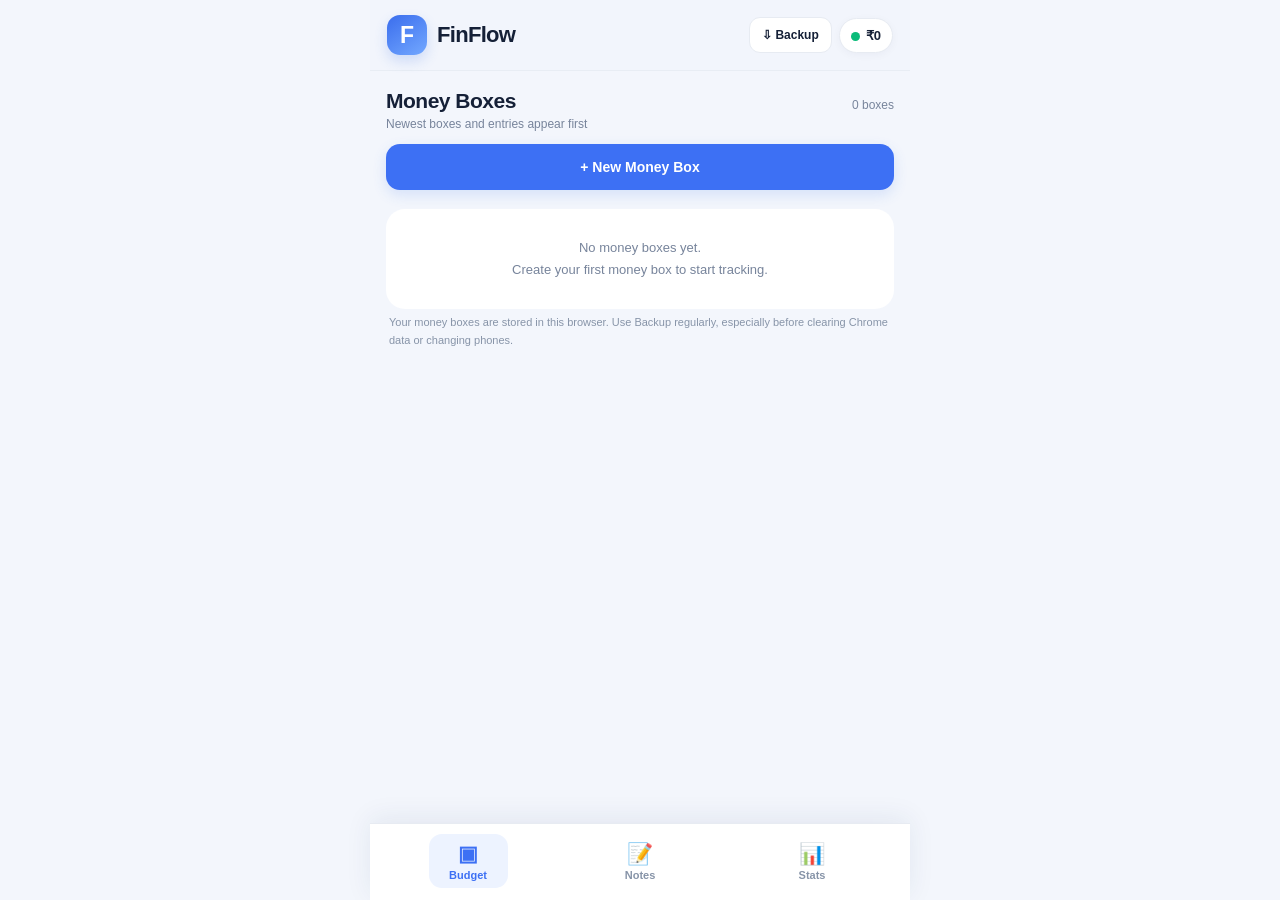
<file: index.html>
<!DOCTYPE html>
<html lang="en">
<head>
<meta charset="UTF-8">
<meta name="viewport" content="width=device-width, initial-scale=1, viewport-fit=cover">
<meta name="theme-color" content="#f3f6fc">
<title>FinFlow | Money Boxes, Notes & Insights</title>
<style>
:root{--bg:#f3f6fc;--white:#fff;--ink:#152037;--muted:#77849b;--line:#e7ebf2;--blue:#3d70f4;--green:#0abb79;--red:#ec4666;--shadow:0 8px 26px #19264a0a;--radius:22px;font-family:Inter,ui-sans-serif,-apple-system,BlinkMacSystemFont,"Segoe UI",Roboto,Arial,sans-serif;color-scheme:light}
*{box-sizing:border-box}html{min-height:100%;scroll-behavior:auto}body{margin:0;background:var(--bg);color:var(--ink);min-height:100dvh;-webkit-font-smoothing:antialiased;overflow-x:hidden}button,input,select,textarea{font:inherit}button{cursor:pointer;-webkit-tap-highlight-color:transparent}button:focus-visible,input:focus-visible,select:focus-visible,textarea:focus-visible{outline:3px solid #91adfb;outline-offset:2px}button:disabled{opacity:.52;cursor:not-allowed}.app{width:100%;max-width:540px;min-height:100dvh;margin:0 auto;padding-bottom:calc(115px + env(safe-area-inset-bottom));position:relative}.header{position:sticky;top:0;z-index:40;display:flex;align-items:center;justify-content:space-between;gap:10px;padding:15px 17px;background:#f3f6fcf2;border-bottom:1px solid #e8edf4}.logo{display:flex;gap:10px;align-items:center;min-width:0}.logo-icon{width:40px;height:40px;border-radius:13px;background:linear-gradient(145deg,#3a6ded,#73a8ff);display:grid;place-items:center;color:white;font-weight:800;font-size:23px;box-shadow:0 6px 13px #3971e532}.logo-title{font-size:22px;letter-spacing:-.7px;font-weight:800}.header-right{display:flex;gap:7px;align-items:center;min-width:0}.balance-pill{background:white;border:1px solid var(--line);box-shadow:0 2px 8px #19264a0a;border-radius:30px;padding:9px 11px;font-size:13px;font-weight:800;white-space:nowrap}.dot{display:inline-block;width:9px;height:9px;background:var(--green);border-radius:50%;vertical-align:middle;margin-right:6px}.main-content{padding:18px 16px 4px;overflow:visible}.section{display:none}.section.active{display:block}.intro{display:flex;align-items:center;justify-content:space-between;margin:0 0 13px;gap:10px}.intro h1{margin:0;font-size:21px;letter-spacing:-.5px}.intro p{margin:4px 0 0;color:var(--muted);font-size:12px}.small-ghost{background:white;border:1px solid var(--line);border-radius:11px;color:var(--ink);padding:10px 12px;font-size:12px;font-weight:750}.btn{background:var(--blue);color:white;border:0;border-radius:14px;padding:14px 15px;min-height:46px;font-size:14px;font-weight:750;box-shadow:0 5px 14px #3670ef28}.btn.full{width:100%}.btn.ghost{background:white;color:var(--blue);border:1px solid #cedbfd;box-shadow:none}.btn.muted{background:#eef2f9;color:#526078;box-shadow:none}.btn:active,.small-ghost:active{transform:scale(.985)}.new-button{margin-bottom:19px;display:block;width:100%}.box-card,.note-card,.chart-box,.insight-card{background:var(--white);border:1px solid #e8edf4;box-shadow:var(--shadow);border-radius:var(--radius)}.box-card{margin-bottom:17px;overflow:hidden}.box-head{display:flex;align-items:flex-start;justify-content:space-between;gap:8px;padding:17px 15px 14px}.box-head-main{flex:1;min-width:0}.box-title{font-size:17px;font-weight:800;display:flex;align-items:flex-start;gap:9px;overflow-wrap:anywhere;word-break:break-word;line-height:1.25}.box-mark{width:12px;height:12px;flex:none;margin-top:4px;border-radius:50%;background:var(--blue);box-shadow:0 0 0 4px #3d70f41c}.box-meta{margin-top:6px;font-size:11px;line-height:1.6;color:var(--muted);overflow-wrap:anywhere}.box-description{font-size:12px;color:#556178;line-height:1.5;margin-top:6px;white-space:pre-wrap;overflow-wrap:anywhere}.box-tools{display:flex;flex:none;gap:2px}.icon-btn{padding:7px;min-width:32px;min-height:32px;display:grid;place-items:center;background:transparent;border:0;border-radius:9px;color:#94a0af;font-size:18px}.icon-btn:active{background:#f0f3f8}.icon-btn.download{color:var(--blue)}.box-money{border-block:1px solid var(--line);display:flex;justify-content:space-between;align-items:center;gap:10px;padding:15px 17px}.box-money .initial{font-size:12px;color:#66738b}.box-money .initial strong{color:var(--ink)}.balance{font-size:25px;font-weight:850;letter-spacing:-.8px;white-space:nowrap}.positive{color:var(--green)}.negative{color:var(--red)}.action-row{display:flex;gap:10px;padding:13px 15px}.action-row button{flex:1;min-height:44px;border:0;border-radius:28px;font-size:13px;font-weight:800}.add-btn{background:#eafaf1;color:#08ad69}.deduct-btn{background:#fff0f3;color:#e63b5a}.tx-heading{display:flex;justify-content:space-between;align-items:center;gap:7px;padding:4px 17px 9px;color:#8090a7;font-size:11px;font-weight:700}.transactions{padding:0 12px 12px;overflow:visible;max-height:none}.tx{display:flex;align-items:flex-start;gap:9px;border-radius:15px;margin-bottom:5px;padding:13px 9px;min-width:0}.tx.add{background:#f5fcf8}.tx.deduct{background:#fff7f8}.tx-icon{height:30px;width:30px;border-radius:50%;flex:none;display:grid;place-items:center;font-weight:850;background:#d8f7e6;color:#08b66c}.tx.deduct .tx-icon{background:#fce1e4;color:#e53e5d}.tx-info{flex:1;min-width:0;overflow-wrap:anywhere;word-break:break-word}.tx-category{font-size:13px;line-height:1.4;font-weight:800;overflow-wrap:anywhere;white-space:normal}.tx-subcategory,.tx-description{font-size:12px;color:#536179;white-space:pre-wrap;overflow-wrap:anywhere;line-height:1.45;margin-top:2px}.tx-date{font-size:10px;color:#98a4b4;margin-top:4px}.tx-side{display:flex;align-items:center;gap:2px;max-width:43%;flex:none}.tx-amount{font-size:13px;font-weight:800;white-space:nowrap;font-variant-numeric:tabular-nums}.tx.add .tx-amount{color:var(--green)}.tx.deduct .tx-amount{color:var(--red)}.tx-side .icon-btn{font-size:15px;min-width:27px;padding:3px}.show-more{width:100%;background:#f4f7fd;border:0;border-radius:11px;padding:10px;font-size:12px;font-weight:800;color:var(--blue)}.empty{padding:28px 18px;text-align:center;background:white;border-radius:19px;color:var(--muted);line-height:1.7;font-size:13px}.bottom-nav{position:fixed;bottom:0;left:50%;transform:translateX(-50%);z-index:100;width:min(100%,540px);display:flex;align-items:center;justify-content:space-around;padding:10px 12px calc(12px + env(safe-area-inset-bottom));background:#fffffffa;border-top:1px solid var(--line);box-shadow:0 -5px 25px #1b2f5d13}.nav-item{background:transparent;border:0;border-radius:13px;min-width:79px;min-height:54px;display:flex;flex-direction:column;align-items:center;justify-content:center;gap:3px;color:#8794a8;font-size:11px;font-weight:800;padding:5px 13px}.nav-item.active{background:#edf3ff;color:var(--blue)}.nav-icon{font-size:21px;line-height:1.2}.note-card{padding:15px;margin-bottom:13px}.note-head{display:flex;gap:9px;align-items:center}.note-title{width:100%;min-width:0;font-size:15px;font-weight:800;border:0;padding:10px 0;background:transparent}.note-body{display:block;width:100%;min-height:120px;resize:vertical;background:#f9fbff;border:1px solid #e5eafa;border-radius:12px;padding:12px;margin-top:8px;color:var(--ink);font-size:13px;line-height:1.65}.stats-grid{display:grid;grid-template-columns:repeat(2,minmax(0,1fr));gap:10px;margin-bottom:14px}.stat-card{background:white;border:1px solid var(--line);border-radius:17px;padding:15px 11px;min-width:0}.stat-value{font-size:22px;font-weight:850;letter-spacing:-.5px;overflow-wrap:anywhere;font-variant-numeric:tabular-nums}.stat-label{font-size:10px;color:var(--muted);font-weight:750;letter-spacing:.6px;text-transform:uppercase;margin-top:6px}.period-selector{display:flex;gap:7px;margin:0 0 14px}.period-btn{flex:1;min-width:0;background:white;border:1px solid var(--line);color:#617086;border-radius:25px;min-height:42px;font-weight:750;font-size:12px}.period-btn.active{background:var(--blue);color:white;border-color:var(--blue);box-shadow:0 5px 13px #3d70f428}.chart-box{padding:17px 14px 16px;margin-bottom:14px;overflow:hidden}.chart-box h3{font-size:14px;font-weight:850;margin:0 0 5px;display:flex;align-items:center;gap:7px}.chart-caption{margin:0 0 13px;color:var(--muted);font-size:11px;line-height:1.5}.chart-content{width:100%;min-width:0}.chart-content svg{display:block;width:100%;height:auto;overflow:visible}.chart-empty{padding:40px 8px;color:var(--muted);text-align:center;font-size:13px}.chart-legend{display:grid;gap:8px;margin-top:10px}.legend-row{display:grid;grid-template-columns:10px minmax(0,1fr) auto;align-items:center;gap:9px;font-size:12px}.legend-dot{width:10px;height:10px;border-radius:3px}.legend-name{min-width:0;overflow-wrap:anywhere;color:#465570}.legend-value{font-weight:800;font-variant-numeric:tabular-nums}.mini-progress{grid-column:2/-1;height:5px;border-radius:5px;background:#edf1f7;overflow:hidden}.mini-progress>span{display:block;height:100%;border-radius:5px}.insight-card{padding:14px 15px;margin-bottom:16px}.insight-card h3{font-size:13px;margin:0 0 9px}.insight-card p{color:#5d6b81;line-height:1.65;font-size:12px;margin:4px 0}.insight-card strong{color:var(--ink)}.modal-overlay{position:fixed;inset:0;z-index:200;background:#0b183179;display:none;justify-content:center;align-items:flex-end}.modal-overlay.active{display:flex}.modal-sheet{background:#fff;width:100%;max-width:540px;max-height:min(92dvh,850px);overflow-y:auto;overscroll-behavior:contain;border-radius:24px 24px 0 0;padding:13px 18px calc(20px + env(safe-area-inset-bottom));box-shadow:0 -12px 35px #0002}.modal-handle{width:43px;height:5px;border-radius:5px;background:#dbe0e9;margin:0 auto 12px}.modal-title{font-size:20px;font-weight:850;margin:0 0 13px}.form-label{display:block;font-size:11px;font-weight:800;text-transform:uppercase;letter-spacing:.5px;color:#697791;margin:12px 0 5px}.form-control{width:100%;border:1px solid #dfe6f0;border-radius:12px;background:#f8faff;padding:12px 13px;font-size:15px;color:var(--ink);min-height:45px;outline:0}.form-control:focus{border-color:var(--blue);background:white;box-shadow:0 0 0 3px #3d70f41a}.form-control.textarea{min-height:76px;resize:vertical;white-space:pre-wrap;overflow-wrap:anywhere;line-height:1.5}.form-actions{display:grid;gap:9px;margin-top:17px}.help-text{font-size:11px;color:var(--muted);line-height:1.5;margin-top:4px}.field-hidden{display:none!important}.toast{position:fixed;left:50%;transform:translateX(-50%);bottom:calc(92px + env(safe-area-inset-bottom));background:#1b293d;color:white;border-radius:12px;padding:11px 15px;font-size:12px;font-weight:750;max-width:90%;z-index:260;box-shadow:0 6px 19px #0002;display:none}.toast.visible{display:block}.backup-actions{display:flex;gap:8px;flex-wrap:wrap;margin:8px 0 16px}.backup-actions button{flex:1}.filter-label{font-size:12px;color:var(--muted);margin:0 0 10px}.footnote{font-size:11px;line-height:1.65;color:#8794a8;margin:4px 0 16px;padding-inline:3px}
@media(max-width:360px){.main-content{padding-inline:10px}.header{padding-inline:10px}.logo-title{font-size:18px}.balance-pill{font-size:11px;padding:7px}.box-head{padding-inline:11px}.box-money{padding-inline:12px}.tx{gap:6px;padding-inline:7px}.tx-amount{font-size:12px}.stat-value{font-size:19px}.nav-item{min-width:70px}}
@media(prefers-reduced-motion:reduce){*{scroll-behavior:auto!important;transition-duration:0s!important}}
</style>
</head>
<body>
<div class="app">
  <header class="header"><div class="logo"><div class="logo-icon">F</div><span class="logo-title">FinFlow</span></div><div class="header-right"><button id="backupHeaderBtn" class="small-ghost" title="Download data backup" aria-label="Download backup">⇩ Backup</button><div id="globalBalance" class="balance-pill"><span class="dot"></span>₹0</div></div></header>
  <div class="main-content">
    <section id="budgetSection" class="section active">
      <div class="intro"><div><h1>Money Boxes</h1><p>Newest boxes and entries appear first</p></div><span id="boxCount" class="filter-label"></span></div>
      <button id="createBoxBtn" class="btn new-button">+ New Money Box</button>
      <div id="boxesContainer"></div>
      <p class="footnote">Your money boxes are stored in this browser. Use Backup regularly, especially before clearing Chrome data or changing phones.</p>
    </section>
    <section id="notesSection" class="section"><div class="intro"><div><h1>My Notes</h1><p>Auto-saved on this device</p></div></div><button id="addNoteBtn" class="btn new-button">+ New Note</button><div id="notesContainer"></div></section>
    <section id="analyticsSection" class="section">
      <div class="intro"><div><h1>Financial Insights</h1><p id="periodDescription">Simple, accurate spending analysis</p></div></div>
      <div id="periodSelector" class="period-selector" role="group" aria-label="Select reporting period"><button class="period-btn active" data-period="week">This Week</button><button class="period-btn" data-period="month">This Month</button><button class="period-btn" data-period="all">All Time</button></div>
      <div id="statsGrid" class="stats-grid"></div>
      <div class="chart-box"><h3>📈 Cumulative Balance Trend</h3><p class="chart-caption" id="trendCaption">Running total, including previous periods</p><div class="chart-content" id="trendChart"></div></div>
      <div class="chart-box"><h3>💰 Income vs Expenses</h3><p class="chart-caption" id="barCaption">Green = money in · Red = money out</p><div class="chart-content" id="barChart"></div><div class="chart-legend" style="grid-template-columns:1fr 1fr;margin:13px 7px 0"><span style="font-size:11px;color:#62718a"><span class="dot"></span> Income</span><span style="font-size:11px;color:#62718a"><span class="dot" style="background:var(--red)"></span> Expenses</span></div></div>
      <div class="chart-box"><h3>🍩 Expenses by Category</h3><p class="chart-caption">Custom labels are grouped as Custom, not individual slices.</p><div class="chart-content" id="categoryChart"></div><div class="chart-legend" id="categoryLegend"></div></div>
      <div class="insight-card" id="insights"></div>
      <div class="backup-actions"><button class="small-ghost" id="backupStatsBtn">⇩ Download backup</button><button class="small-ghost" id="restoreBtn">⇧ Restore backup</button></div>
    </section>
  </div>
</div>
<nav class="bottom-nav" aria-label="Main navigation"><button class="nav-item active" data-tab="budget"><span class="nav-icon">▣</span>Budget</button><button class="nav-item" data-tab="notes"><span class="nav-icon">📝</span>Notes</button><button class="nav-item" data-tab="analytics"><span class="nav-icon">📊</span>Stats</button></nav>
<input type="file" id="restoreInput" class="field-hidden" accept="application/json,.json">
<div class="toast" id="toast" role="status" aria-live="polite"></div>
<!-- Money box creation -->
<div class="modal-overlay" id="createBoxModal"><div class="modal-sheet" role="dialog" aria-modal="true" aria-label="Create money box"><div class="modal-handle"></div><h2 class="modal-title">New Money Box</h2>
<label class="form-label" for="boxName">Box name</label><textarea id="boxName" class="form-control textarea" rows="2" placeholder="e.g. October salary"></textarea>
<label class="form-label" for="boxAmount">Initial amount (₹)</label><input class="form-control" id="boxAmount" type="number" min="0" step="0.01" placeholder="0">
<label class="form-label" for="boxCategory">Category</label><select class="form-control" id="boxCategory"></select>
<div id="boxCustomWrap" class="field-hidden"><label class="form-label" for="boxCustomCat">Custom category name</label><textarea class="form-control textarea" id="boxCustomCat" rows="2" placeholder="Write the full category"></textarea></div>
<label class="form-label" for="boxDesc">Description (optional)</label><textarea class="form-control textarea" id="boxDesc" rows="2" placeholder="Write as much as needed"></textarea>
<label class="form-label" for="boxDateTime">Date and time</label><input type="datetime-local" step="60" class="form-control" id="boxDateTime"><div class="help-text">Uses your device's local date and time (not UTC).</div>
<div class="form-actions"><button class="btn full" id="createBoxSubmit">Create box</button><button class="btn ghost full" data-close="createBoxModal">Cancel</button></div></div></div>
<!-- Add / deduct money -->
<div class="modal-overlay" id="transactionModal"><div class="modal-sheet" role="dialog" aria-modal="true" aria-label="Money transaction"><div class="modal-handle"></div><h2 class="modal-title" id="transactionTitle">Add Money</h2>
<input type="hidden" id="transactionBoxId"><input type="hidden" id="transactionType">
<label class="form-label" for="transactionAmount">Amount (₹)</label><input class="form-control" id="transactionAmount" type="number" min="0.01" step="0.01" placeholder="0">
<label class="form-label" for="transactionCategory">Category</label><select class="form-control" id="transactionCategory"></select>
<div id="transactionCustomWrap" class="field-hidden"><label class="form-label" for="transactionCustomCat">Custom category name</label><textarea class="form-control textarea" rows="2" id="transactionCustomCat" placeholder="Any category text, however long"></textarea></div>
<label class="form-label" for="transactionSubcategory">Subcategory</label><select class="form-control" id="transactionSubcategory"></select>
<div id="transactionCustomSubWrap" class="field-hidden"><label class="form-label" for="transactionCustomSub">Other subcategory</label><textarea rows="2" class="form-control textarea" id="transactionCustomSub" placeholder="Specify another subcategory"></textarea></div>
<label class="form-label" for="transactionDesc">Description (optional)</label><textarea class="form-control textarea" rows="3" id="transactionDesc" placeholder="Full description will appear in the money box"></textarea>
<label class="form-label" for="transactionDateTime">Date and time</label><input class="form-control" id="transactionDateTime" type="datetime-local" step="60"><div class="help-text">Pre-filled with the current local time. You can change it.</div>
<div class="form-actions"><button class="btn full" id="transactionSubmit">Save entry</button><button class="btn ghost full" data-close="transactionModal">Cancel</button></div></div></div>
<script>
(function(){
'use strict';
const STORAGE_KEY='finflow_ultra_v5'; // IMPORTANT: preserves the existing app's saved money boxes and notes.
const BOX_CATEGORIES=['Salary','Savings','Family','Friend','Business','Fees','Emergency Fund','Travel','Household','Custom'];
const ADD_CATEGORIES={
 'Salary':['Monthly Salary','Advance','Bonus','Allowance','Overtime','Arrears','Other'],
 'Business':['Sales','Client Payment','Profit','Refund','Other'],
 'Freelance':['Project Payment','Consulting','Other'],
 'Gift':['Family','Friend','Festival','Other'],
 'Refund':['Shopping Refund','Service Refund','Bill Refund','Other'],
 'Investment':['Interest','Dividend','Maturity','Other'],
 'Savings / Transfer':['Own Account','Cash Deposit','Other'],
 'Family':['Parents','Siblings','Relative','Other'],
 'Friend':['Borrowed Money','Repayment Received','Other'],
 'Other':['Other'],
 'Custom':['Other']
};
const DEDUCT_CATEGORIES={
 'Food':['Groceries','Vegetables','Fruits','Milk & Dairy','Restaurant','Street Food','Snacks','Tea & Coffee','Other'],
 'Transport':['Petrol','Diesel','Auto Rickshaw','Cab / Taxi','Bus','Metro','Train','Parking','Toll','Vehicle Repair','Other'],
 'Bills':['Mobile Recharge','Electricity','Water','Gas','Internet / Wi-Fi','DTH / Cable','Rent','Maintenance','Other'],
 'Shopping':['Clothes','Footwear','Electronics','Personal Care','Household Items','Online Shopping','Other'],
 'Health & Medicine':['Medicines','Doctor Consultation','Lab Tests','Dental','Hospital','Insurance','Other'],
 'Education':['School / College Fees','Tuition','Books','Stationery','Courses','Exams','Other'],
 'Family':['Parents','Siblings','Relatives','Home Expenses','Other'],
 'Travel':['Tickets','Hotel','Food on Trip','Sightseeing','Other'],
 'Entertainment':['Movies','Subscriptions','Games','Outings','Other'],
 'EMI & Loans':['Loan EMI','Credit Card','Debt Repayment','Other'],
 'Home':['Rent','Furniture','Repairs','Cleaning','Other'],
 'Personal Care':['Salon','Grooming','Skin Care','Other'],
 'Donations & Gifts':['Charity','Religious','Gifts','Other'],
 'Fees & Charges':['Bank Fee','Service Charge','Government Fee','Other'],
 'Savings / Transfer':['Own Account','Investment','Other'],
 'Other':['Other'],
 'Custom':['Other']
};
const KNOWN_CATEGORIES=new Set([...Object.keys(ADD_CATEGORIES),...Object.keys(DEDUCT_CATEGORIES),'Salary','Friend','Family','Business','Savings','Emergency Fund','Fees']);
const PALETTE=['#ee4770','#fd8a4a','#efbf42','#15bb83','#4a8df5','#9270e8','#df65bd','#33b7c8'];
const $=id=>document.getElementById(id);
const esc=s=>String(s==null?'':s).replace(/[&<>"']/g,c=>({'&':'&amp;','<':'&lt;','>':'&gt;','"':'&quot;',"'":'&#39;'}[c]));
const money=value=>{let n=Number(value)||0;return (n<0?'-':'')+'₹'+Math.abs(n).toLocaleString('en-IN',{maximumFractionDigits:2,minimumFractionDigits:0});};
const compact=n=>{const a=Math.abs(n);return (n<0?'-':'')+'₹'+(a>=10000000?(a/10000000).toFixed(1)+'Cr':a>=100000?(a/100000).toFixed(1)+'L':a>=1000?(a/1000).toFixed(a>=10000?0:1)+'k':Math.round(a).toString());};
function localNow(){const d=new Date();const p=x=>String(x).padStart(2,'0');return `${d.getFullYear()}-${p(d.getMonth()+1)}-${p(d.getDate())}T${p(d.getHours())}:${p(d.getMinutes())}`;}
function dateOf(v){if(!v)return null;const d=new Date(v);return Number.isNaN(d.getTime())?null:d;}
function displayDate(v){const d=dateOf(v);return d?d.toLocaleDateString('en-IN',{day:'numeric',month:'short',year:'numeric'})+' · '+d.toLocaleTimeString('en-IN',{hour:'numeric',minute:'2-digit',hour12:true}):'Date not recorded';}
function dateParts(v){const d=dateOf(v);if(!d)return {date:'',time:'',combined:v||''};return {date:dayKey(d),time:d.toLocaleTimeString('en-IN',{hour:'2-digit',minute:'2-digit',hour12:true}),combined:displayDate(v)};}
function uid(){return (Date.now().toString(36)+Math.random().toString(36).slice(2,10));}
function loadData(){try{const raw=localStorage.getItem(STORAGE_KEY);if(!raw)return {boxes:[],notes:[]};const d=JSON.parse(raw);return {boxes:Array.isArray(d.boxes)?d.boxes:[],notes:Array.isArray(d.notes)?d.notes:[]};}catch(e){console.error('Unable to read data:',e);toast('Unable to read saved data. Do not clear site storage.');return {boxes:[],notes:[]};}}
function saveData(d){try{localStorage.setItem(STORAGE_KEY,JSON.stringify(d));return true;}catch(e){console.error(e);alert('Unable to save. Browser storage may be full or disabled. Please export your backup.');return false;}}
function toast(txt){const el=$('toast');el.textContent=txt;el.classList.add('visible');clearTimeout(toast.timer);toast.timer=setTimeout(()=>el.classList.remove('visible'),2600);}
function getBalance(box){return (Number(box.initialAmount)||0)+(box.transactions||[]).reduce((s,t)=>s+(t.type==='add'?1:-1)*(Number(t.amount)||0),0);}
function allBalance(d){return d.boxes.reduce((s,b)=>s+getBalance(b),0);}
function syncHeader(d){$('globalBalance').innerHTML=`<span class="dot"></span>${money(allBalance(d))}`;}
function groupFor(t){if(t.categoryGroup)return t.categoryGroup;const text=String(t.category||'').trim();if(text==='Custom'||!KNOWN_CATEGORIES.has(text))return 'Custom';return text;}
function subFor(t){return t.subcategory==='Other'&&t.customSubcategory?t.customSubcategory:(t.subcategory||'');}
function displayCat(t){const g=groupFor(t);return g==='Custom'?(t.customCategory||t.category||'Custom'):(t.category||g);}
function setTab(tab){document.querySelectorAll('.nav-item').forEach(b=>{b.classList.toggle('active',b.dataset.tab===tab);b.setAttribute('aria-current',b.dataset.tab===tab?'page':'false');});document.querySelectorAll('.section').forEach(s=>s.classList.toggle('active',s.id===tab+'Section'));if(tab==='analytics')renderStats();window.scrollTo({top:0,behavior:'instant'});}
document.querySelectorAll('.nav-item').forEach(b=>b.addEventListener('click',()=>setTab(b.dataset.tab)));
let expandedBoxes=new Set();
function renderBudget(){const d=loadData(),container=$('boxesContainer');$('boxCount').textContent=`${d.boxes.length} box${d.boxes.length===1?'':'es'}`;syncHeader(d);
 if(!d.boxes.length){container.innerHTML='<div class="empty">No money boxes yet.<br>Create your first money box to start tracking.</div>';return;}
 container.innerHTML=d.boxes.slice().reverse().map(b=>{const txs=(b.transactions||[]).slice().reverse();const opened=expandedBoxes.has(b.id);const visible=opened?txs:txs.slice(0,5);const bal=getBalance(b);const cat=b.initialCategory==='Custom'?(b.initialCustomCategory||'Custom'):(b.initialCategory||'Money Box');return `<article class="box-card"><div class="box-head"><div class="box-head-main"><div class="box-title"><span class="box-mark"></span><span>${esc(b.name)}</span></div><div class="box-meta">${esc(cat)} · Created ${esc(displayDate(b.initialDateTime||b.createdAt))}</div>${b.description?`<p class="box-description">${esc(b.description)}</p>`:''}</div><div class="box-tools"><button class="icon-btn download" data-export="${esc(b.id)}" title="Download this box as Excel" aria-label="Download ${esc(b.name)} Excel">⇩</button><button class="icon-btn" data-deletebox="${esc(b.id)}" title="Delete money box" aria-label="Delete money box">♻</button></div></div><div class="box-money"><span class="initial">Initial <strong>${money(b.initialAmount)}</strong></span><strong class="balance ${bal<0?'negative':'positive'}">${money(bal)}</strong></div><div class="action-row"><button class="add-btn" data-add="${esc(b.id)}">+ Add</button><button class="deduct-btn" data-deduct="${esc(b.id)}">− Deduct</button></div><div class="tx-heading"><span>TRANSACTIONS · ${txs.length}</span><span>Latest added first</span></div><div class="transactions">${visible.length?visible.map(t=>`<div class="tx ${t.type==='add'?'add':'deduct'}"><div class="tx-icon">${t.type==='add'?'+':'−'}</div><div class="tx-info"><div class="tx-category">${esc(displayCat(t))}</div>${subFor(t)?`<div class="tx-subcategory">${esc(subFor(t))}</div>`:''}${t.description?`<div class="tx-description">${esc(t.description)}</div>`:''}<div class="tx-date">${esc(displayDate(t.dateTime))}</div></div><div class="tx-side"><span class="tx-amount">${t.type==='add'?'+':'−'} ${money(t.amount)}</span><button class="icon-btn" data-deletetx="${esc(b.id)}|${esc(t.id)}" title="Delete entry" aria-label="Delete entry">×</button></div></div>`).join(''):'<div class="empty" style="padding:13px">No entries yet</div>'}${txs.length>5?`<button class="show-more" data-togglebox="${esc(b.id)}">${opened?'Show fewer entries':`Show all ${txs.length} entries`}</button>`:''}</div></article>`;}).join('');}
$('boxesContainer').addEventListener('click',e=>{const btn=e.target.closest('button');if(!btn)return;const a=btn.dataset;if(a.add)openTransaction(a.add,'add');if(a.deduct)openTransaction(a.deduct,'deduct');if(a.togglebox){expandedBoxes.has(a.togglebox)?expandedBoxes.delete(a.togglebox):expandedBoxes.add(a.togglebox);renderBudget();}if(a.export)exportBox(a.export);if(a.deletebox){const d=loadData(),b=d.boxes.find(b=>b.id===a.deletebox);if(b&&confirm(`Delete "${b.name}" and ALL its transactions? Export the Excel file first if needed.`)){d.boxes=d.boxes.filter(b=>b.id!==a.deletebox);if(saveData(d))renderBudget();}}if(a.deletetx){const [bi,ti]=a.deletetx.split('|');if(!confirm('Delete this transaction permanently?'))return;const d=loadData(),b=d.boxes.find(b=>b.id===bi);if(b){b.transactions=b.transactions.filter(t=>t.id!==ti);if(saveData(d))renderBudget();}}});
// Notes preserve the original note data structure.
function renderNotes(){const d=loadData();$('notesContainer').innerHTML=d.notes.length?d.notes.slice().reverse().map(n=>`<div class="note-card"><div class="note-head"><input class="note-title" data-note-title="${esc(n.id)}" value="${esc(n.title)}" aria-label="Note title" placeholder="Note title"><button class="small-ghost" data-note-copy="${esc(n.id)}">Copy</button><button class="icon-btn" data-note-delete="${esc(n.id)}" title="Delete note">×</button></div><textarea class="note-body" data-note-body="${esc(n.id)}" placeholder="Type anything here">${esc(n.content)}</textarea></div>`).join(''):'<div class="empty">No notes yet. Add one to keep something important.</div>';}
$('addNoteBtn').addEventListener('click',()=>{const d=loadData();d.notes.push({id:uid(),title:'New Note',content:''});if(saveData(d))renderNotes();});
$('notesContainer').addEventListener('input',e=>{let id=e.target.dataset.noteBody||e.target.dataset.noteTitle;if(!id)return;const d=loadData(),n=d.notes.find(n=>n.id===id);if(!n)return;if(e.target.dataset.noteBody)n.content=e.target.value;else n.title=e.target.value;saveData(d);});
$('notesContainer').addEventListener('click',async e=>{const b=e.target.closest('button');if(!b)return;let d=loadData();if(b.dataset.noteDelete){if(!confirm('Delete this note?'))return;d.notes=d.notes.filter(n=>n.id!==b.dataset.noteDelete);if(saveData(d))renderNotes();}if(b.dataset.noteCopy){const n=d.notes.find(n=>n.id===b.dataset.noteCopy);if(!n)return;try{await navigator.clipboard.writeText(n.content);toast('Note copied');}catch(e){toast('Copy not supported here');}}});
function openModal(id){$(id).classList.add('active');document.body.style.overflow='hidden';}
function closeModal(id){$(id).classList.remove('active');if(!document.querySelector('.modal-overlay.active'))document.body.style.overflow='';}
document.querySelectorAll('[data-close]').forEach(b=>b.addEventListener('click',()=>closeModal(b.dataset.close)));
document.querySelectorAll('.modal-overlay').forEach(el=>el.addEventListener('click',e=>{if(e.target===el)closeModal(el.id);}));
document.addEventListener('keydown',e=>{if(e.key==='Escape')document.querySelectorAll('.modal-overlay.active').forEach(e=>closeModal(e.id));});
function options(select,values){select.innerHTML=values.map(v=>`<option value="${esc(v)}">${esc(v)}</option>`).join('');}
options($('boxCategory'),BOX_CATEGORIES);
$('boxCategory').addEventListener('change',()=>{$('boxCustomWrap').classList.toggle('field-hidden',$('boxCategory').value!=='Custom');});
$('createBoxBtn').addEventListener('click',()=>{$('boxName').value='';$('boxAmount').value='';$('boxCategory').value='Salary';$('boxCustomCat').value='';$('boxDesc').value='';$('boxCustomWrap').classList.add('field-hidden');$('boxDateTime').value=localNow();openModal('createBoxModal');});
$('createBoxSubmit').addEventListener('click',()=>{const name=$('boxName').value.trim(),amount=Number($('boxAmount').value),cat=$('boxCategory').value,custom=$('boxCustomCat').value.trim(),dt=$('boxDateTime').value;if(!name||$('boxAmount').value===''||!Number.isFinite(amount)||amount<0||!dateOf(dt))return alert('Enter a box name, valid amount and date/time.');if(cat==='Custom'&&!custom)return alert('Enter your custom category.');const d=loadData();d.boxes.push({id:uid(),name,initialAmount:amount,initialCategory:cat,initialCustomCategory:custom,description:$('boxDesc').value.trim(),initialDateTime:dt,createdAt:new Date().toISOString(),transactions:[]});if(saveData(d)){closeModal('createBoxModal');renderBudget();toast('New money box added at the top');}});
function updateCategories(){const type=$('transactionType').value,catList=Object.keys(type==='add'?ADD_CATEGORIES:DEDUCT_CATEGORIES);options($('transactionCategory'),catList);updateSubcategory();}
function updateSubcategory(){const type=$('transactionType').value,cat=$('transactionCategory').value,map=type==='add'?ADD_CATEGORIES:DEDUCT_CATEGORIES;options($('transactionSubcategory'),map[cat]||['Other']);$('transactionCustomWrap').classList.toggle('field-hidden',cat!=='Custom');updateCustomSub();}
function updateCustomSub(){$('transactionCustomSubWrap').classList.toggle('field-hidden',$('transactionSubcategory').value!=='Other');}
$('transactionCategory').addEventListener('change',updateSubcategory);$('transactionSubcategory').addEventListener('change',updateCustomSub);
function openTransaction(boxId,type){$('transactionBoxId').value=boxId;$('transactionType').value=type;$('transactionTitle').textContent=type==='add'?'Add Money':'Deduct Money';$('transactionAmount').value='';$('transactionDesc').value='';$('transactionDateTime').value=localNow();$('transactionCustomCat').value='';$('transactionCustomSub').value='';$('transactionSubmit').textContent=type==='add'?'Add Money':'Deduct Money';$('transactionSubmit').style.background=type==='add'?'var(--green)':'var(--red)';updateCategories();openModal('transactionModal');}
$('transactionSubmit').addEventListener('click',()=>{const amount=Number($('transactionAmount').value),type=$('transactionType').value,dt=$('transactionDateTime').value,category=$('transactionCategory').value,sub=$('transactionSubcategory').value,customCat=$('transactionCustomCat').value.trim(),customSub=$('transactionCustomSub').value.trim();if($('transactionAmount').value===''||!Number.isFinite(amount)||amount<=0)return alert('Enter a positive amount.');if(!dateOf(dt))return alert('Select a valid date and time.');if(category==='Custom'&&!customCat)return alert('Enter a custom category name.');const d=loadData(),box=d.boxes.find(b=>b.id===$('transactionBoxId').value);if(!box)return alert('Money box not found.');if(type==='deduct'&&amount>getBalance(box))return alert('Insufficient balance in this money box.');box.transactions=box.transactions||[];box.transactions.push({id:uid(),type,amount,category:category==='Custom'?'Custom':category,categoryGroup:category,customCategory:customCat,subcategory:sub,customSubcategory:customSub,description:$('transactionDesc').value.trim(),dateTime:dt,createdAt:new Date().toISOString()});if(saveData(d)){closeModal('transactionModal');renderBudget();toast('Entry added at the top');}});
// All analytics use the same period bounds in LOCAL calendar time.
let currentPeriod='week';
$('periodSelector').addEventListener('click',e=>{const b=e.target.closest('[data-period]');if(!b)return;currentPeriod=b.dataset.period;document.querySelectorAll('.period-btn').forEach(x=>x.classList.toggle('active',x===b));renderStats();});
function startOfDay(d){return new Date(d.getFullYear(),d.getMonth(),d.getDate());}
function bounds(period,events){const now=new Date();if(period==='week'){const start=startOfDay(now);start.setDate(start.getDate()-((start.getDay()+6)%7));const end=new Date(start);end.setDate(end.getDate()+7);return {start,end,title:'Monday–Sunday · current calendar week'};}if(period==='month')return {start:new Date(now.getFullYear(),now.getMonth(),1),end:new Date(now.getFullYear(),now.getMonth()+1,1),title:'Current calendar month'};const dates=events.map(e=>e.date).filter(Boolean);const first=dates.length?new Date(Math.min(...dates.map(d=>d.getTime()))):now;return {start:new Date(first.getFullYear(),first.getMonth(),1),end:new Date(now.getFullYear(),now.getMonth()+1,1),title:'All recorded history'};}
function eventsFrom(d){let events=[];for(const b of d.boxes){const dt=dateOf(b.initialDateTime||b.createdAt);if(dt)events.push({date:dt,type:'add',amount:Number(b.initialAmount)||0,category:b.initialCategory||'Opening balance',initial:true,boxId:b.id});for(const t of (b.transactions||[])){const td=dateOf(t.dateTime||t.createdAt);if(td)events.push({date:td,type:t.type,amount:Number(t.amount)||0,category:groupFor(t),initial:false,boxId:b.id});}}return events.sort((a,b)=>a.date-b.date);}
function periodEvents(all,b){return all.filter(e=>e.date>=b.start&&e.date<b.end);}
function dayKey(d){return `${d.getFullYear()}-${String(d.getMonth()+1).padStart(2,'0')}-${String(d.getDate()).padStart(2,'0')}`;}
function monthKey(d){return `${d.getFullYear()}-${String(d.getMonth()+1).padStart(2,'0')}`;}
function buckets(period,b){let out=[];if(period==='all'){for(let d=new Date(b.start);d<b.end;d.setMonth(d.getMonth()+1)){out.push({key:monthKey(d),start:new Date(d),label:d.toLocaleString('en-IN',{month:'short',year:'2-digit'})});}}else{for(let d=new Date(b.start);d<b.end;d.setDate(d.getDate()+1)){out.push({key:dayKey(d),start:new Date(d),label:period==='week'?d.toLocaleDateString('en-IN',{weekday:'short'}):String(d.getDate())});}}return out;}
function signed(e){return (e.type==='add'?1:-1)*e.amount;}
function clamp(n,a,b){return Math.max(a,Math.min(b,n));}
function svgText(x,y,t,cls='',anchor='middle'){return `<text x="${x}" y="${y}" text-anchor="${anchor}" class="${cls}" fill="#7e8ba0" font-size="10" font-family="Arial,sans-serif">${esc(t)}</text>`;}
function niceScale(min,max){if(min===max){min-=Math.max(1,Math.abs(min)*.12);max+=Math.max(1,Math.abs(max)*.12);}const pad=(max-min)*.11;min-=pad;max+=pad;const rough=(max-min)/4;const pow=Math.pow(10,Math.floor(Math.log10(Math.max(rough,1e-8))));const multiple=[1,2,2.5,5,10].find(x=>x*pow>=rough)||10;const step=pow*multiple;return {min:Math.floor(min/step)*step,max:Math.ceil(max/step)*step,step};}
function axes(pts,ys,viewW=360,viewH=236){const L=57,R=11,T=22,B=38,plotW=viewW-L-R,plotH=viewH-T-B;const sc=niceScale(Math.min(...ys),Math.max(...ys));const y=v=>T+(sc.max-v)/(sc.max-sc.min)*plotH;const x=i=>L+plotW*(pts.length<=1?.5:i/(pts.length-1));let bg='';for(let v=sc.min;v<=sc.max+sc.step/10;v+=sc.step){const yy=y(v);bg+=`<line x1="${L}" x2="${viewW-R}" y1="${yy}" y2="${yy}" stroke="#e8edf5" stroke-width="1"/>${svgText(L-8,yy+3,compact(v),'','end')}`;}return {L,R,T,B,plotW,plotH,x,y,bg,w:viewW,h:viewH};}
function svgContainer(inner,width=360,height=236){return `<svg viewBox="0 0 ${width} ${height}" width="100%" role="img" aria-label="Financial chart">${inner}</svg>`;}
function drawTrend(events,period,b){const points=buckets(period,b);if(!points.length)return '<div class="chart-empty">No records yet</div>';let balance=events.filter(e=>e.date<b.start).reduce((s,e)=>s+signed(e),0);const vals=points.map((p,i)=>{const end=i+1<points.length?points[i+1].start:b.end;for(const e of events){if(e.date>=p.start&&e.date<end)balance+=signed(e);}return balance;});const A=axes(points,vals);let svg=A.bg;let poly=vals.map((v,i)=>`${A.x(i)},${A.y(v)}`).join(' ');const bottom=A.y(Math.min(0,...vals));svg+=`<polygon points="${A.x(0)},${bottom} ${poly} ${A.x(points.length-1)},${bottom}" fill="#3d70f4" fill-opacity=".085"/><polyline fill="none" stroke="#3d70f4" stroke-width="2.6" stroke-linecap="round" stroke-linejoin="round" points="${poly}"/>`;const every=Math.max(1,Math.ceil(points.length/6));points.forEach((p,i)=>{if(i%every===0||i===points.length-1)svg+=svgText(A.x(i),A.h-11,p.label);if(points.length<=10||i===points.length-1)svg+=`<circle cx="${A.x(i)}" cy="${A.y(vals[i])}" r="${i===points.length-1?4.3:2.7}" fill="${i===points.length-1?'#3d70f4':'#183052'}" stroke="#fff" stroke-width="1"/>`;});return svgContainer(svg);}
function drawBar(events,period,b){const pts=buckets(period,b);if(!pts.length)return '<div class="chart-empty">No records yet</div>';const data=pts.map((p,i)=>{const end=i+1<pts.length?pts[i+1].start:b.end;const sub=events.filter(e=>e.date>=p.start&&e.date<end);return {inc:sub.filter(e=>e.type==='add').reduce((s,e)=>s+e.amount,0),exp:sub.filter(e=>e.type==='deduct').reduce((s,e)=>s+e.amount,0)};});const W=360,H=220,L=57,R=10,T=15,B=37,cw=W-L-R,ch=H-T-B;const mx=Math.max(1,...data.flatMap(x=>[x.inc,x.exp]));const step=Math.ceil(mx/4/Math.pow(10,Math.floor(Math.log10(mx/4))))*Math.pow(10,Math.floor(Math.log10(mx/4)));const max=Math.ceil(mx/Math.max(step,1))*Math.max(step,1),y=v=>T+ch-v/max*ch;let svg='';for(let i=0;i<=4;i++){let val=max*i/4;svg+=`<line x1="${L}" x2="${W-R}" y1="${y(val)}" y2="${y(val)}" stroke="#e8edf5"/>${svgText(L-8,y(val)+3,compact(val),'','end')}`;}const cellW=cw/pts.length,barW=Math.min(12,Math.max(2,(cellW-2)/2.2));const every=Math.max(1,Math.ceil(pts.length/6));data.forEach((v,i)=>{const x=L+cellW*(i+.5);const yi=y(v.inc),ye=y(v.exp);if(v.inc)svg+=`<rect x="${x-barW-1}" y="${yi}" width="${barW}" height="${T+ch-yi}" rx="2" fill="#0abb79"/>`;if(v.exp)svg+=`<rect x="${x+1}" y="${ye}" width="${barW}" height="${T+ch-ye}" rx="2" fill="#ec4666"/>`;if(i%every===0||i===pts.length-1)svg+=svgText(x,H-12,pts[i].label);});return svgContainer(svg,W,H);}
function drawCategories(filtered){const cat=new Map();filtered.filter(e=>e.type==='deduct').forEach(e=>{cat.set(e.category||'Other',(cat.get(e.category||'Other')||0)+e.amount);});let entries=[...cat.entries()].sort((a,b)=>b[1]-a[1]);const total=entries.reduce((s,e)=>s+e[1],0);if(!total){$('categoryLegend').innerHTML='';return '<div class="chart-empty">No expense entries for this period</div>';}
 // Limit the doughnut to 6 slices, while retaining a distinct Custom slice when present.
 if(entries.length>6){const custom=entries.find(e=>e[0]==='Custom');let keep=entries.filter(e=>e[0]!=='Custom').slice(0,custom?5:6);if(custom)keep.push(custom);const excluded=entries.filter(e=>!keep.some(k=>k[0]===e[0]));entries=keep;if(excluded.length){const other=excluded.reduce((s,e)=>s+e[1],0);const idx=entries.findIndex(e=>e[0]==='Other');if(idx>=0)entries[idx][1]+=other;else entries.push(['Other',other]);}entries.sort((a,b)=>b[1]-a[1]);}
 const size=216,r=69,circ=2*Math.PI*r;let used=0;let circles=`<circle cx="108" cy="108" r="69" stroke="#eff3f8" stroke-width="29" fill="none"/>`;entries.forEach((e,i)=>{const fraction=e[1]/total;circles+=`<circle cx="108" cy="108" r="69" fill="none" stroke="${PALETTE[i%PALETTE.length]}" stroke-width="29" stroke-dasharray="${fraction*circ} ${circ}" stroke-dashoffset="${-used*circ}" transform="rotate(-90 108 108)"/>`;used+=fraction;});const labels=`<text x="108" y="99" text-anchor="middle" font-size="12" fill="#7a879d" font-weight="700">EXPENSES</text><text x="108" y="118" text-anchor="middle" font-size="20" fill="#162039" font-weight="850">${esc(compact(total))}</text>`;$('categoryLegend').innerHTML=entries.map((e,i)=>`<div class="legend-row"><span class="legend-dot" style="background:${PALETTE[i%PALETTE.length]}"></span><span class="legend-name">${esc(e[0])} <span style="color:#98a3b2">${(e[1]/total*100).toFixed(1)}%</span></span><strong class="legend-value">${money(e[1])}</strong><div class="mini-progress"><span style="width:${e[1]/total*100}%;background:${PALETTE[i%PALETTE.length]}"></span></div></div>`).join('');return `<div style="max-width:270px;margin:0 auto">${svgContainer(circles+labels,216,216)}</div>`;}
function renderStats(){const d=loadData(),events=eventsFrom(d),b=bounds(currentPeriod,events),per=periodEvents(events,b),inc=per.filter(e=>e.type==='add').reduce((s,e)=>s+e.amount,0),exp=per.filter(e=>e.type==='deduct').reduce((s,e)=>s+e.amount,0),flow=inc-exp;const periodLabel=currentPeriod==='week'?'this week':currentPeriod==='month'?'this month':'all time';$('periodDescription').textContent=b.title;$('statsGrid').innerHTML=`<div class="stat-card"><div class="stat-value" style="color:var(--blue)">${money(allBalance(d))}</div><div class="stat-label">Current total balance</div></div><div class="stat-card"><div class="stat-value" style="color:var(--green)">${money(inc)}</div><div class="stat-label">Income · ${periodLabel}</div></div><div class="stat-card"><div class="stat-value" style="color:var(--red)">${money(exp)}</div><div class="stat-label">Expenses · ${periodLabel}</div></div><div class="stat-card"><div class="stat-value" style="color:${flow>=0?'var(--blue)':'var(--red)'}">${money(flow)}</div><div class="stat-label">Net cash flow · ${periodLabel}</div></div>`;
 $('trendChart').innerHTML=drawTrend(events,currentPeriod,b);$('barChart').innerHTML=drawBar(events,currentPeriod,b);$('categoryChart').innerHTML=drawCategories(per);$('trendCaption').textContent=`Balance carried forward from earlier periods · ${b.title}`;$('barCaption').textContent=`Money in vs money out · ${b.title}`;const count=per.filter(e=>!e.initial).length;const spend=per.filter(e=>e.type==='deduct').reduce((s,e)=>s+e.amount,0);const topCat=[...per.filter(e=>e.type==='deduct').reduce((m,e)=>(m.set(e.category,(m.get(e.category)||0)+e.amount),m),new Map())].sort((a,b)=>b[1]-a[1])[0];$('insights').innerHTML=`<h3>💡 Quick insights</h3><p><strong>${count}</strong> add/deduct entries in the selected period.</p><p>Income minus expenses: <strong>${money(flow)}</strong>.</p>${topCat?`<p>Largest expense category: <strong>${esc(topCat[0])}</strong> (${money(topCat[1])}).</p>`:''}<p>Money boxes: <strong>${d.boxes.length}</strong>. Total recorded expenses this period: <strong>${money(spend)}</strong>.</p>`;}
// Excel .xlsx generator, self-contained with no CDN, network connection, or external JS library.
function xml(s){return String(s??'').replace(/[\x00-\x08\x0b\x0c\x0e-\x1f]/g,'').replace(/&/g,'&amp;').replace(/</g,'&lt;').replace(/>/g,'&gt;').replace(/"/g,'&quot;').replace(/'/g,'&apos;');}
function colLetter(i){let out='';for(i++;i;i=Math.floor((i-1)/26))out=String.fromCharCode(65+(i-1)%26)+out;return out;}
function sheetXml(rows,widths){let body='';rows.forEach((r,ri)=>{const cells=r.map((cell,ci)=>{const ref=colLetter(ci)+(ri+1);const style=ri===0?1:cell&&typeof cell==='object'&&cell.kind==='money'?2:0;let val=cell&&typeof cell==='object'&&Object.hasOwn(cell,'value')?cell.value:cell;if(val===null||val===undefined)val='';if(typeof val==='number'&&Number.isFinite(val))return `<c r="${ref}" s="${style}"><v>${val}</v></c>`;return `<c r="${ref}" s="${style}" t="inlineStr"><is><t xml:space="preserve">${xml(val)}</t></is></c>`;}).join('');body+=`<row r="${ri+1}"${ri===0?' ht="29" customHeight="1"':''}>${cells}</row>`;});const cols=widths.map((w,i)=>`<col min="${i+1}" max="${i+1}" width="${w}" customWidth="1"/>`).join('');return `<?xml version="1.0" encoding="UTF-8" standalone="yes"?><worksheet xmlns="http://schemas.openxmlformats.org/spreadsheetml/2006/main"><sheetViews><sheetView workbookViewId="0"><pane ySplit="1" topLeftCell="A2" activePane="bottomLeft" state="frozen"/></sheetView></sheetViews><sheetFormatPr defaultRowHeight="17"/><cols>${cols}</cols><sheetData>${body}</sheetData><autoFilter ref="A1:${colLetter(rows[0].length-1)}${rows.length}"/></worksheet>`;}
const encoder=new TextEncoder();let crcTable=null;function crc32(arr){if(!crcTable){crcTable=Array.from({length:256},(_,n)=>{for(let j=0;j<8;j++)n=n&1?0xedb88320^(n>>>1):n>>>1;return n>>>0;});}let c=0xffffffff;for(let i=0;i<arr.length;i++)c=crcTable[(c^arr[i])&255]^(c>>>8);return (c^0xffffffff)>>>0;}
function zip(files){const list=Object.entries(files).map(([name,content])=>({name:encoder.encode(name),data:encoder.encode(content)}));const parts=[],central=[];let pos=0;const push16=(a,x)=>{a.push(x&255,(x>>>8)&255);},push32=(a,x)=>{push16(a,x&65535);push16(a,(x>>>16)&65535);};for(const f of list){const c=crc32(f.data),h=[];push32(h,0x04034b50);push16(h,20);push16(h,0x0800);push16(h,0);push16(h,0);push16(h,0);push32(h,c);push32(h,f.data.length);push32(h,f.data.length);push16(h,f.name.length);push16(h,0);parts.push(Uint8Array.from(h),f.name,f.data);const cen=[];push32(cen,0x02014b50);push16(cen,20);push16(cen,20);push16(cen,0x0800);push16(cen,0);push16(cen,0);push16(cen,0);push32(cen,c);push32(cen,f.data.length);push32(cen,f.data.length);push16(cen,f.name.length);push16(cen,0);push16(cen,0);push16(cen,0);push16(cen,0);push32(cen,0);push32(cen,pos);central.push(Uint8Array.from(cen),f.name);pos+=h.length+f.name.length+f.data.length;}
const centralSize=central.reduce((s,b)=>s+b.length,0);const end=[];push32(end,0x06054b50);push16(end,0);push16(end,0);push16(end,list.length);push16(end,list.length);push32(end,centralSize);push32(end,pos);push16(end,0);return new Blob([...parts,...central,Uint8Array.from(end)],{type:'application/vnd.openxmlformats-officedocument.spreadsheetml.sheet'});}
function exportXlsx(sheets){const base='http://schemas.openxmlformats.org/spreadsheetml/2006/main';const types=`<?xml version="1.0" encoding="UTF-8"?><Types xmlns="http://schemas.openxmlformats.org/package/2006/content-types"><Default Extension="rels" ContentType="application/vnd.openxmlformats-package.relationships+xml"/><Default Extension="xml" ContentType="application/xml"/><Override PartName="/xl/workbook.xml" ContentType="application/vnd.openxmlformats-officedocument.spreadsheetml.sheet.main+xml"/><Override PartName="/xl/styles.xml" ContentType="application/vnd.openxmlformats-officedocument.spreadsheetml.styles+xml"/>${sheets.map((_,i)=>`<Override PartName="/xl/worksheets/sheet${i+1}.xml" ContentType="application/vnd.openxmlformats-officedocument.spreadsheetml.worksheet+xml"/>`).join('')}</Types>`;
 const rels=`<?xml version="1.0" encoding="UTF-8"?><Relationships xmlns="http://schemas.openxmlformats.org/package/2006/relationships"><Relationship Id="rId1" Type="http://schemas.openxmlformats.org/officeDocument/2006/relationships/officeDocument" Target="xl/workbook.xml"/></Relationships>`;
 const book=`<?xml version="1.0" encoding="UTF-8"?><workbook xmlns="${base}" xmlns:r="http://schemas.openxmlformats.org/officeDocument/2006/relationships"><sheets>${sheets.map((s,i)=>`<sheet name="${xml(s.name)}" sheetId="${i+1}" r:id="rId${i+1}"/>`).join('')}</sheets></workbook>`;
 const bookRels=`<?xml version="1.0" encoding="UTF-8"?><Relationships xmlns="http://schemas.openxmlformats.org/package/2006/relationships">${sheets.map((s,i)=>`<Relationship Id="rId${i+1}" Type="http://schemas.openxmlformats.org/officeDocument/2006/relationships/worksheet" Target="worksheets/sheet${i+1}.xml"/>`).join('')}<Relationship Id="rId${sheets.length+1}" Type="http://schemas.openxmlformats.org/officeDocument/2006/relationships/styles" Target="styles.xml"/></Relationships>`;
 const styles=`<?xml version="1.0" encoding="UTF-8"?><styleSheet xmlns="${base}"><numFmts count="1"><numFmt numFmtId="164" formatCode="&quot;₹&quot;#,##0.00;[Red]-&quot;₹&quot;#,##0.00"/></numFmts><fonts count="2"><font><sz val="11"/><name val="Aptos"/></font><font><b/><color rgb="FFFFFFFF"/><sz val="11"/><name val="Aptos"/></font></fonts><fills count="3"><fill><patternFill patternType="none"/></fill><fill><patternFill patternType="gray125"/></fill><fill><patternFill patternType="solid"><fgColor rgb="FF3167DA"/><bgColor indexed="64"/></patternFill></fill></fills><borders count="1"><border><left/><right/><top/><bottom/><diagonal/></border></borders><cellStyleXfs count="1"><xf numFmtId="0" fontId="0" fillId="0" borderId="0"/></cellStyleXfs><cellXfs count="3"><xf numFmtId="0" fontId="0" fillId="0" borderId="0" xfId="0"/><xf numFmtId="0" fontId="1" fillId="2" borderId="0" xfId="0" applyFill="1" applyFont="1"/><xf numFmtId="164" fontId="0" fillId="0" borderId="0" xfId="0" applyNumberFormat="1"/></cellXfs></styleSheet>`;
 const files={'[Content_Types].xml':types,'_rels/.rels':rels,'xl/workbook.xml':book,'xl/_rels/workbook.xml.rels':bookRels,'xl/styles.xml':styles};sheets.forEach((s,i)=>{files[`xl/worksheets/sheet${i+1}.xml`]=sheetXml(s.rows,s.widths);});return zip(files);}
const M=v=>({value:Number(v)||0,kind:'money'});
function saveBlob(blob,name){const url=URL.createObjectURL(blob),a=document.createElement('a');a.href=url;a.download=name;document.body.appendChild(a);a.click();a.remove();setTimeout(()=>URL.revokeObjectURL(url),30000);}
function exportBox(boxId){const d=loadData(),b=d.boxes.find(x=>x.id===boxId);if(!b)return toast('Box not found');const created=dateParts(b.initialDateTime||b.createdAt),txs=(b.transactions||[]).slice().sort((a,b)=>{const da=dateOf(a.dateTime||a.createdAt),db=dateOf(b.dateTime||b.createdAt);return (da?.getTime()||0)-(db?.getTime()||0);});let running=Number(b.initialAmount)||0;const openingCat=b.initialCategory==='Custom'?'Custom':b.initialCategory||'Other';const rows=[['Money Box','Entry ID','Type','Category','Subcategory','Custom Category / Label','Description','Amount (₹)','Signed Amount (₹)','Date','Time (Local)','Date & Time (Local)','Recorded At','Running Balance (₹)','Current Box Balance (₹)']];rows.push([b.name,b.id,'Opening Balance',openingCat,'',b.initialCustomCategory||'',b.description||'',M(b.initialAmount),M(b.initialAmount),created.date,created.time,created.combined,b.createdAt||'',M(running),M(getBalance(b))]);const balById=new Map();txs.forEach(t=>{running+=(t.type==='add'?1:-1)*(Number(t.amount)||0);balById.set(t.id,running);});(b.transactions||[]).slice().reverse().forEach(t=>{const dt=dateParts(t.dateTime||t.createdAt),category=groupFor(t);rows.push([b.name,t.id,t.type==='add'?'Add':'Deduct',category,subFor(t),category==='Custom'?(t.customCategory||t.category||''): '',t.description||'',M(t.amount),M((t.type==='add'?1:-1)*t.amount),dt.date,dt.time,dt.combined,t.createdAt||'',M(balById.get(t.id)||0),M(getBalance(b))]);});const summ=[['Field','Value'],['Money Box',b.name],['Box ID',b.id],['Initial Balance (₹)',M(b.initialAmount)],['Total Added (₹)',M((b.transactions||[]).filter(t=>t.type==='add').reduce((s,t)=>s+Number(t.amount||0),0))],['Total Deducted (₹)',M((b.transactions||[]).filter(t=>t.type==='deduct').reduce((s,t)=>s+Number(t.amount||0),0))],['Current Balance (₹)',M(getBalance(b))],['Category',openingCat],['Custom Category',b.initialCustomCategory||''],['Description',b.description||''],['Created Date',created.date],['Created Time',created.time],['Transaction Count',(b.transactions||[]).length],['Export Date / Local Time',displayDate(localNow())],['Note','Transactions are displayed latest-added first; running balance reflects transaction date order.']];try{saveBlob(exportXlsx([{name:'Summary',rows:summ,widths:[33,68]},{name:'Transactions',rows,widths:[24,24,19,25,26,40,58,20,22,17,19,28,29,23,23]}]),`FinFlow_${String(b.name).replace(/[^a-zA-Z0-9_-]+/g,'_').slice(0,35)||'Money_Box'}_${dayKey(new Date())}.xlsx`);toast('Excel file downloaded');}catch(e){console.error(e);alert('Unable to create Excel export: '+e.message);}}
function downloadBackup(){const d=loadData();saveBlob(new Blob([JSON.stringify({app:'FinFlow',version:6,exportedAt:new Date().toISOString(),data:d},null,2)],{type:'application/json'}),'FinFlow_Full_Backup_'+dayKey(new Date())+'.json');toast('Full backup downloaded');}
$('backupHeaderBtn').addEventListener('click',downloadBackup);$('backupStatsBtn').addEventListener('click',downloadBackup);$('restoreBtn').addEventListener('click',()=>$('restoreInput').click());
$('restoreInput').addEventListener('change',async e=>{const f=e.target.files?.[0];if(!f)return;try{const raw=JSON.parse(await f.text()),d=raw.data||raw;if(!Array.isArray(d.boxes)||!Array.isArray(d.notes))throw Error('Backup does not contain FinFlow boxes and notes.');if(confirm(`Restore ${d.boxes.length} boxes and ${d.notes.length} notes? THIS REPLACES the current data. Download a backup first.`)){if(saveData({boxes:d.boxes,notes:d.notes})){renderBudget();renderNotes();renderStats();toast('Backup restored');}}}catch(ex){alert('Invalid backup: '+ex.message);}finally{e.target.value='';}});
renderBudget();renderNotes();
})();
</script>
</body>
</html>
</file>
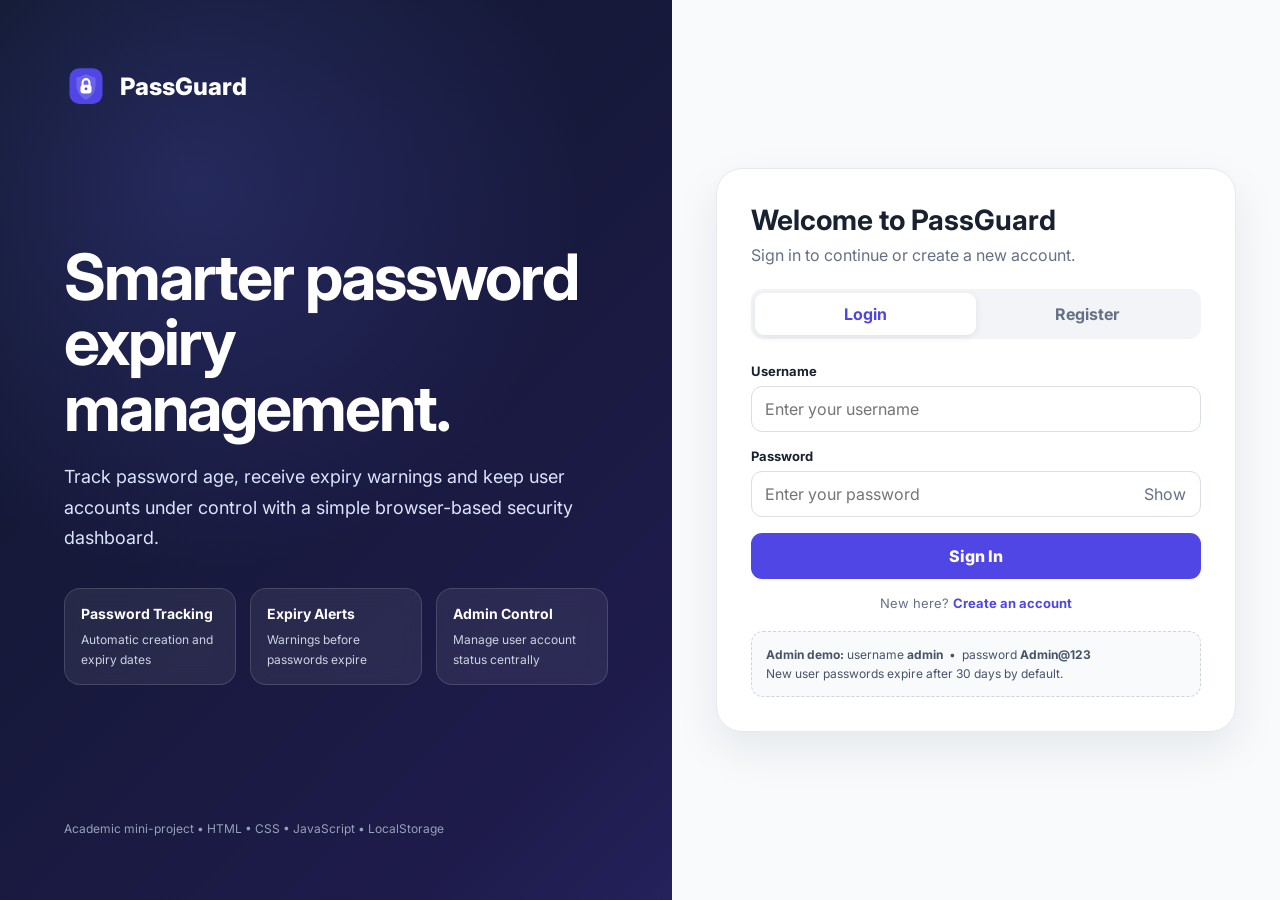
<file: passguard/index.html>
<!DOCTYPE html>
<html lang="en">
<head>
  <meta charset="UTF-8">
  <meta name="viewport" content="width=device-width,initial-scale=1.0">
  <title>PassGuard — Password Expiry Management</title>
  <link rel="icon" href="assets/logo.svg">
  <link rel="stylesheet" href="css/style.css">
</head>
<body>
  <main class="auth-page">
    <section class="auth-visual">
      <div class="brand"><img src="assets/logo.svg" alt=""><span>PassGuard</span></div>
      <div class="auth-copy">
        <h1>Smarter password expiry management.</h1>
        <p>Track password age, receive expiry warnings and keep user accounts under control with a simple browser-based security dashboard.</p>
        <div class="feature-row">
          <div class="feature-chip"><b>Password Tracking</b><span>Automatic creation and expiry dates</span></div>
          <div class="feature-chip"><b>Expiry Alerts</b><span>Warnings before passwords expire</span></div>
          <div class="feature-chip"><b>Admin Control</b><span>Manage user account status centrally</span></div>
        </div>
      </div>
      <div style="font-size:12px;color:#94a3b8">Academic mini-project • HTML • CSS • JavaScript • LocalStorage</div>
    </section>

    <section class="auth-panel">
      <div class="auth-card">
        <h2>Welcome to PassGuard</h2>
        <p class="sub">Sign in to continue or create a new account.</p>

        <div class="tabs">
          <button class="tab-btn active" id="loginTab" type="button">Login</button>
          <button class="tab-btn" id="registerTab" type="button">Register</button>
        </div>

        <div id="authMessage" class="message hidden"></div>

        <form id="loginForm" class="form-grid">
          <div class="field">
            <label for="loginUsername">Username</label>
            <input id="loginUsername" autocomplete="username" placeholder="Enter your username" required>
          </div>
          <div class="field">
            <label for="loginPassword">Password</label>
            <div class="password-wrap">
              <input id="loginPassword" type="password" autocomplete="current-password" placeholder="Enter your password" required>
              <button class="eye-btn" type="button" onclick="PG.togglePassword(this)">Show</button>
            </div>
          </div>
          <button class="primary-btn" type="submit">Sign In</button>
          <div style="text-align:center;font-size:13px;color:#667085">
            New here? <a href="#" data-go-register style="color:#4f46e5;font-weight:700">Create an account</a>
          </div>
        </form>

        <form id="registerForm" class="form-grid hidden">
          <div class="two-col">
            <div class="field">
              <label for="regName">Full Name</label>
              <input id="regName" placeholder="Your full name" required>
            </div>
            <div class="field">
              <label for="regUsername">Username</label>
              <input id="regUsername" placeholder="Choose username" required>
            </div>
          </div>
          <div class="field">
            <label for="regEmail">Email Address</label>
            <input id="regEmail" type="email" placeholder="name@example.com" required>
          </div>
          <div class="field">
            <label for="regPassword">Password</label>
            <div class="password-wrap">
              <input id="regPassword" type="password" placeholder="Create a strong password" required>
              <button class="eye-btn" type="button" onclick="PG.togglePassword(this)">Show</button>
            </div>
            <div class="password-strength">
              <div class="strength-track"><div class="strength-bar" id="strengthBar"></div></div>
              <div class="strength-label" id="strengthLabel">Use 8+ characters with upper, lower, number and symbol.</div>
            </div>
          </div>
          <div class="field">
            <label for="regConfirm">Confirm Password</label>
            <div class="password-wrap">
              <input id="regConfirm" type="password" placeholder="Repeat password" required>
              <button class="eye-btn" type="button" onclick="PG.togglePassword(this)">Show</button>
            </div>
          </div>
          <button class="primary-btn" type="submit">Create Account</button>
        </form>

        <div class="demo-note">
          <b>Admin demo:</b> username <b>admin</b> &nbsp;•&nbsp; password <b>Admin@123</b><br>
          New user passwords expire after 30 days by default.
        </div>
      </div>
    </section>
  </main>

  <script src="js/utils.js"></script>
  <script src="js/auth.js"></script>
</body>
</html>
</file>
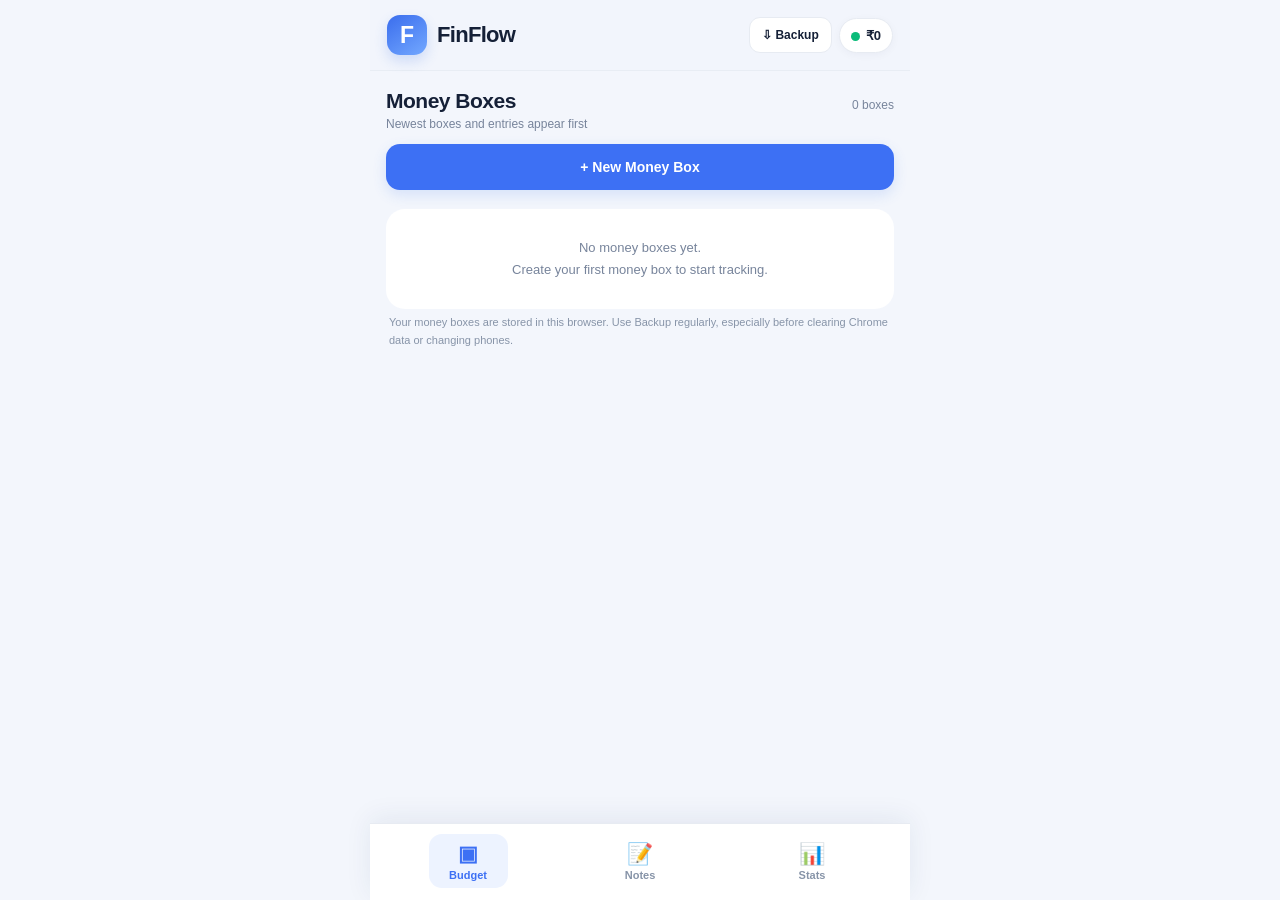
<file: admin.html>
<!DOCTYPE html>
<html lang="en">
<head>
  <meta charset="UTF-8"><meta name="viewport" content="width=device-width,initial-scale=1.0">
  <title>Admin Dashboard — PassGuard</title>
  <link rel="icon" href="assets/logo.svg"><link rel="stylesheet" href="css/style.css">
</head>
<body>
<div class="app-shell">
  <aside class="sidebar">
    <div class="brand"><img src="assets/logo.svg" alt=""><span>PassGuard</span></div>
    <div class="nav-label">Admin</div>
    <nav class="nav">
      <a class="active" href="admin.html">▦ <span>Dashboard</span></a>
      <a href="#users">👥 <span>User Management</span></a>
      <a href="#policy">⚙ <span>Password Policy</span></a>
    </nav>
    <div class="sidebar-footer nav"><button data-logout>↪ <span>Logout</span></button></div>
  </aside>

  <main class="main">
    <div class="topbar">
      <div class="page-title"><h1>Admin Dashboard</h1><p>Monitor users, account activity and password expiry status.</p></div>
      <div class="user-pill">
        <div class="avatar" id="avatarText">A</div>
        <div class="user-text"><b id="pillName">Administrator</b><small id="pillUser">Administrator</small></div>
      </div>
    </div>

    <section class="cards">
      <div class="stat-card"><div class="label">Total Users</div><div class="value" id="totalUsers">0</div><div class="hint">Registered accounts</div></div>
      <div class="stat-card"><div class="label">Active</div><div class="value" id="activeUsers">0</div><div class="hint">Healthy passwords</div></div>
      <div class="stat-card"><div class="label">Expiring Soon</div><div class="value" id="warningUsers">0</div><div class="hint">Need attention</div></div>
      <div class="stat-card"><div class="label">Expired</div><div class="value" id="expiredUsers">0</div><div class="hint">Password change required</div></div>
    </section>

    <section class="panel" id="users">
      <h3>User Management</h3>
      <div class="toolbar">
        <input id="searchUser" placeholder="Search name, username or email">
        <select id="statusFilter">
          <option value="all">All statuses</option>
          <option value="active">Active</option>
          <option value="warning">Expiring Soon</option>
          <option value="expired">Expired</option>
          <option value="inactive">Inactive Account</option>
        </select>
      </div>
      <div class="table-wrap">
        <table>
          <thead>
            <tr><th>User</th><th>Email</th><th>Status</th><th>Days Left</th><th>Expiry</th><th>Registered</th><th>Actions</th></tr>
          </thead>
          <tbody id="userRows"></tbody>
        </table>
      </div>
    </section>

    <section class="panel section-gap" id="policy">
      <h3>Password Policy</h3>
      <p class="muted" style="font-size:13px">These values apply when a new user registers or when an existing user changes their password.</p>
      <div id="settingsMessage" class="message hidden"></div>
      <form id="settingsForm" class="two-col">
        <div class="field">
          <label>Password Validity (days)</label>
          <input id="validityDays" type="number" min="1" max="365" required>
        </div>
        <div class="field">
          <label>Expiry Warning (days)</label>
          <input id="warningDays" type="number" min="1" max="60" required>
        </div>
        <div><button class="primary-btn" type="submit" style="width:auto">Save Policy</button></div>
      </form>
    </section>

    <div class="footer-note">Admin demo data is stored locally in this browser only.</div>
  </main>
</div>

<div class="modal-backdrop hidden" id="userModal">
  <div class="modal">
    <h3>User Details</h3>
    <div id="modalContent"></div>
    <div class="modal-actions"><button class="secondary-btn" id="closeModal">Close</button></div>
  </div>
</div>

<script src="js/utils.js"></script><script src="js/admin.js"></script>
</body>
</html>
</file>
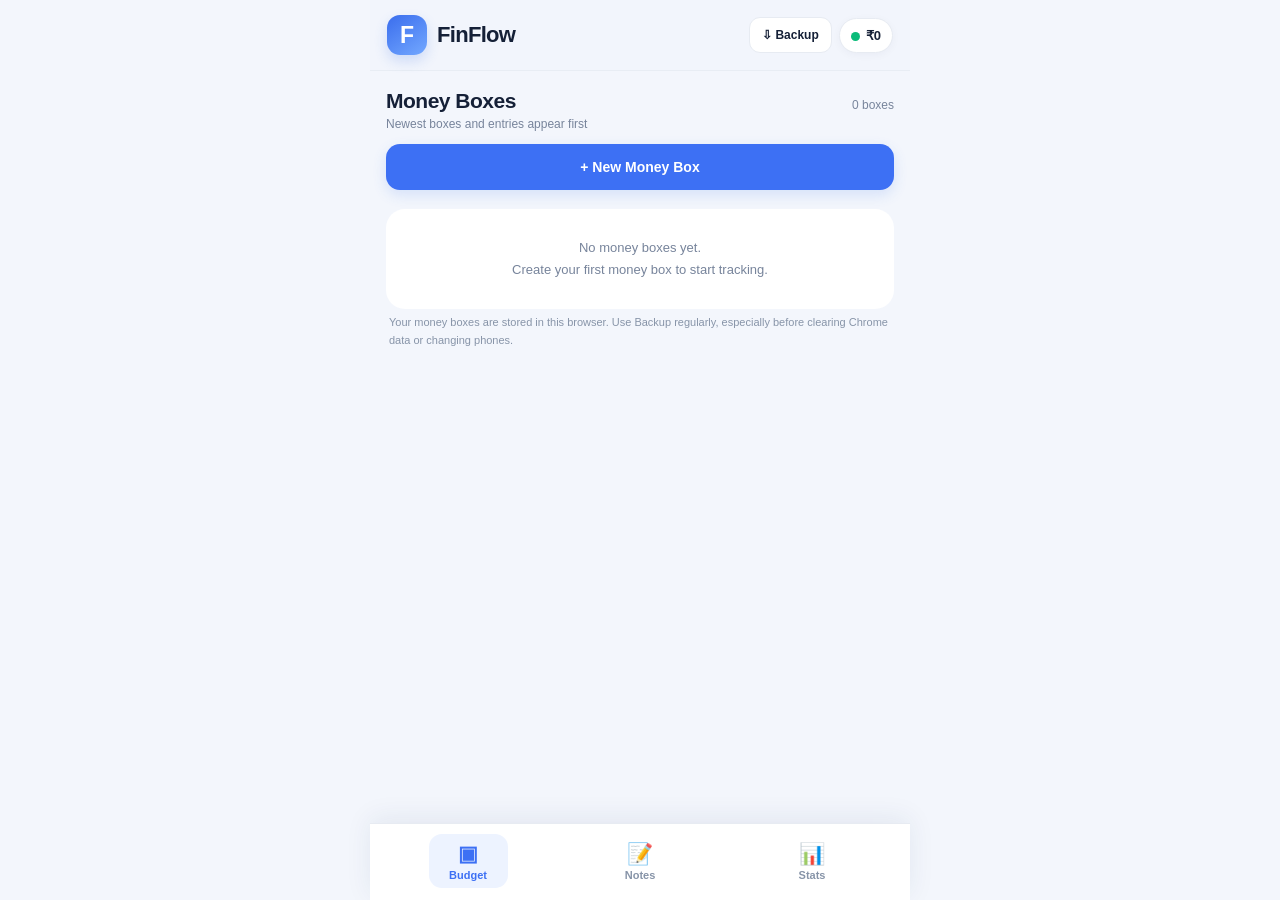
<file: change-password.html>
<!DOCTYPE html>
<html lang="en">
<head>
  <meta charset="UTF-8"><meta name="viewport" content="width=device-width,initial-scale=1.0">
  <title>Change Password — PassGuard</title>
  <link rel="icon" href="assets/logo.svg"><link rel="stylesheet" href="css/style.css">
</head>
<body>
<div class="app-shell">
  <aside class="sidebar">
    <div class="brand"><img src="assets/logo.svg" alt=""><span>PassGuard</span></div>
    <div class="nav-label">Menu</div>
    <nav class="nav">
      <a href="dashboard.html">⌂ <span>Dashboard</span></a>
      <a class="active" href="change-password.html">🔑 <span>Change Password</span></a>
    </nav>
    <div class="sidebar-footer nav"><button data-logout>↪ <span>Logout</span></button></div>
  </aside>

  <main class="main">
    <div class="topbar">
      <div class="page-title"><h1>Change Password</h1><p>Update your password and reset its expiry period.</p></div>
      <div class="user-pill">
        <div class="avatar" id="avatarText">U</div>
        <div class="user-text"><b id="pillName">User</b><small id="pillUser">@user</small></div>
      </div>
    </div>

    <div class="center-card">
      <div id="expiredNotice" class="notice danger hidden" style="margin-bottom:16px">
        <div class="icon">!</div>
        <div><b>Password expired</b><div style="margin-top:5px">You must change your password before returning to the dashboard.</div></div>
      </div>

      <section class="panel">
        <h3>Create a new password</h3>
        <div id="passwordMessage" class="message hidden"></div>

        <form id="changePasswordForm" class="form-grid">
          <div class="field">
            <label>Current Password</label>
            <div class="password-wrap">
              <input id="currentPassword" type="password" placeholder="Enter current password" required>
              <button class="eye-btn" type="button" onclick="PG.togglePassword(this)">Show</button>
            </div>
          </div>
          <div class="field">
            <label>New Password</label>
            <div class="password-wrap">
              <input id="newPassword" type="password" placeholder="Enter new password" required>
              <button class="eye-btn" type="button" onclick="PG.togglePassword(this)">Show</button>
            </div>
            <div class="password-strength">
              <div class="strength-track"><div class="strength-bar" id="strengthBar"></div></div>
              <div class="strength-label" id="strengthLabel">Use 8+ characters with upper, lower, number and symbol.</div>
            </div>
          </div>
          <div class="field">
            <label>Confirm New Password</label>
            <div class="password-wrap">
              <input id="confirmPassword" type="password" placeholder="Repeat new password" required>
              <button class="eye-btn" type="button" onclick="PG.togglePassword(this)">Show</button>
            </div>
          </div>
          <button class="primary-btn" type="submit">Update Password</button>
        </form>
      </section>
    </div>
  </main>
</div>
<script src="js/utils.js"></script><script src="js/password.js"></script>
</body>
</html>
</file>
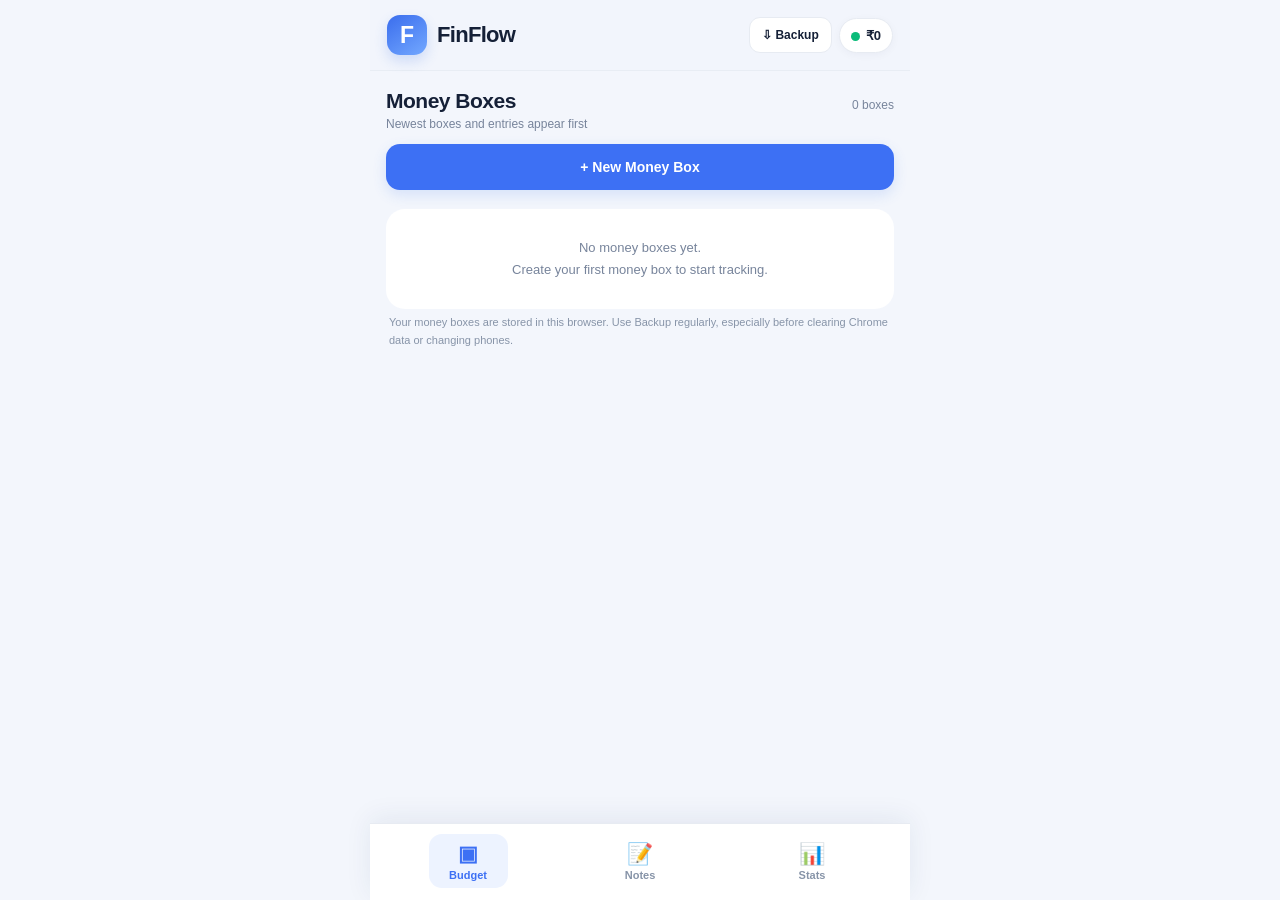
<file: dashboard.html>
<!DOCTYPE html>
<html lang="en">
<head>
  <meta charset="UTF-8"><meta name="viewport" content="width=device-width,initial-scale=1.0">
  <title>User Dashboard — PassGuard</title>
  <link rel="icon" href="assets/logo.svg"><link rel="stylesheet" href="css/style.css">
</head>
<body>
<div class="app-shell">
  <aside class="sidebar">
    <div class="brand"><img src="assets/logo.svg" alt=""><span>PassGuard</span></div>
    <div class="nav-label">Menu</div>
    <nav class="nav">
      <a class="active" href="dashboard.html">⌂ <span>Dashboard</span></a>
      <a href="change-password.html">🔑 <span>Change Password</span></a>
    </nav>
    <div class="sidebar-footer nav"><button data-logout>↪ <span>Logout</span></button></div>
  </aside>

  <main class="main">
    <div class="topbar">
      <div class="page-title">
        <h1>Welcome, <span id="welcomeName">User</span></h1>
        <p>Here is your account and password security status.</p>
      </div>
      <div class="user-pill">
        <div class="avatar" id="avatarText">U</div>
        <div class="user-text"><b id="pillName">User</b><small id="pillUser">@user</small></div>
      </div>
    </div>

    <section class="cards">
      <div class="stat-card"><div class="label">Password Status</div><div style="margin-top:12px"><span id="passwordStatusBadge" class="status-badge status-active">Active</span></div><div class="hint">Current security state</div></div>
      <div class="stat-card"><div class="label">Days Remaining</div><div class="value" id="remainingDays">0</div><div class="hint">Until password expiry</div></div>
      <div class="stat-card"><div class="label">Password Created</div><div class="value" style="font-size:20px" id="passwordCreated">—</div><div class="hint">Last password update</div></div>
      <div class="stat-card"><div class="label">Expiry Date</div><div class="value" style="font-size:20px" id="passwordExpiry">—</div><div class="hint">Required change date</div></div>
    </section>

    <section class="grid-2">
      <div class="panel">
        <h3>Password Expiry Status</h3>
        <div class="muted" style="font-size:13px">Remaining password validity</div>
        <div class="expiry-big"><span id="remainingDaysBig">0</span><span style="font-size:16px;color:#667085;font-weight:600"> days</span></div>
        <div class="progress-track"><div class="progress-bar" id="expiryProgress"></div></div>
        <div class="section-gap" id="expiryNotice"></div>
        <a href="change-password.html" class="primary-btn" style="display:inline-block;width:auto;margin-top:18px">Change Password</a>
      </div>

      <div class="panel">
        <h3>User Information</h3>
        <div class="info-list">
          <div class="info-row"><span>Full Name</span><b id="fullName">—</b></div>
          <div class="info-row"><span>Username</span><b id="username">—</b></div>
          <div class="info-row"><span>Email</span><b id="email">—</b></div>
          <div class="info-row"><span>Account Status</span><b id="accountStatus">—</b></div>
          <div class="info-row"><span>Registered On</span><b id="createdAt">—</b></div>
          <div class="info-row"><span>Password Status</span><b id="statusLabel">—</b></div>
        </div>
      </div>
    </section>

    <div class="footer-note">PassGuard stores demo data only in this browser.</div>
  </main>
</div>
<script src="js/utils.js"></script><script src="js/dashboard.js"></script>
</body>
</html>
</file>
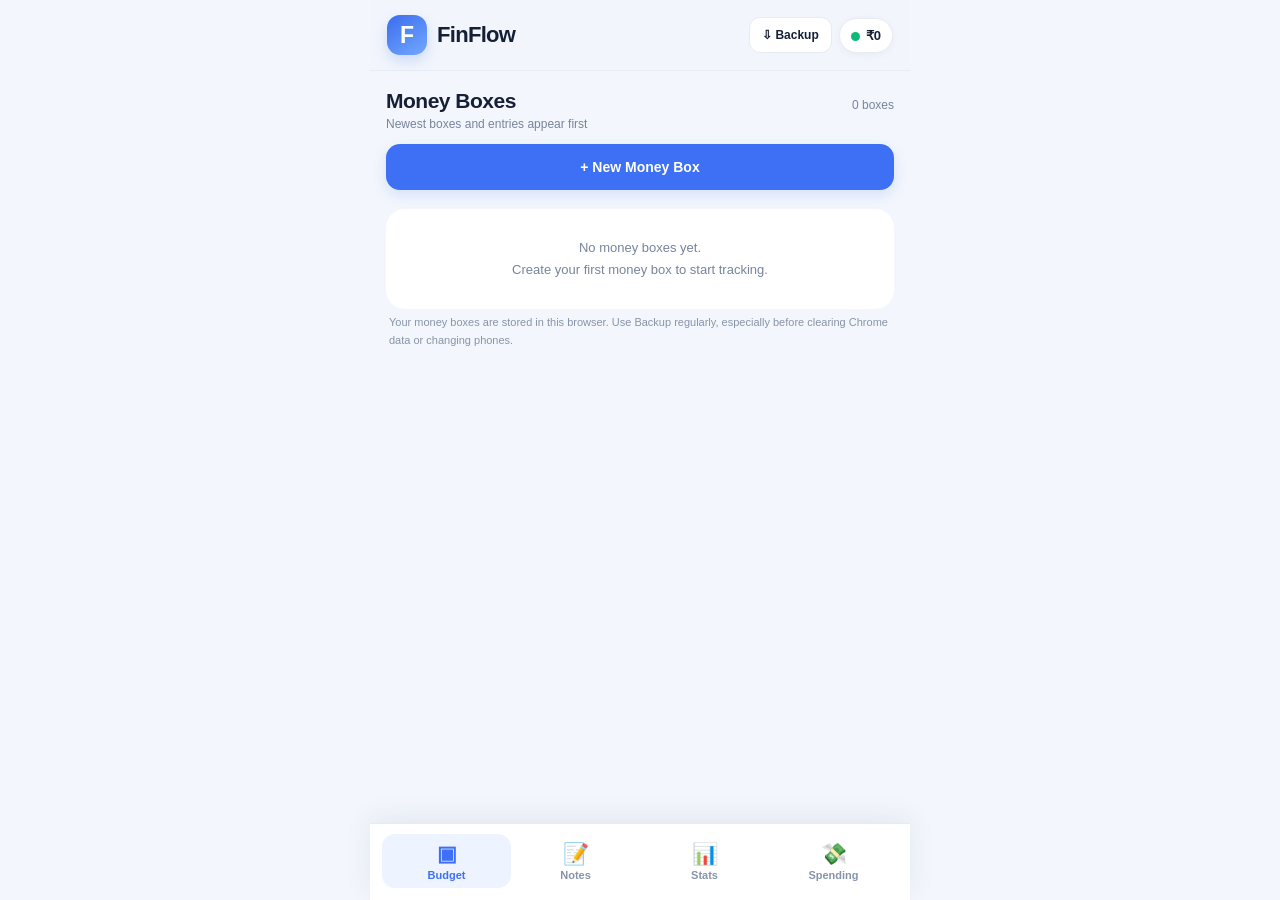
<file: t.html>
<!DOCTYPE html>
<html lang="en">
<head>
<meta charset="UTF-8">
<meta name="viewport" content="width=device-width, initial-scale=1, viewport-fit=cover">
<meta name="theme-color" content="#f3f6fc">
<title>FinFlow | Money Boxes, Notes & Insights</title>
<style>
:root{--bg:#f3f6fc;--white:#fff;--ink:#152037;--muted:#77849b;--line:#e7ebf2;--blue:#3d70f4;--green:#0abb79;--red:#ec4666;--shadow:0 8px 26px #19264a0a;--radius:22px;font-family:Inter,ui-sans-serif,-apple-system,BlinkMacSystemFont,"Segoe UI",Roboto,Arial,sans-serif;color-scheme:light}
*{box-sizing:border-box}html{min-height:100%;scroll-behavior:auto}body{margin:0;background:var(--bg);color:var(--ink);min-height:100dvh;-webkit-font-smoothing:antialiased;overflow-x:hidden}button,input,select,textarea{font:inherit}button{cursor:pointer;-webkit-tap-highlight-color:transparent}button:focus-visible,input:focus-visible,select:focus-visible,textarea:focus-visible{outline:3px solid #91adfb;outline-offset:2px}button:disabled{opacity:.52;cursor:not-allowed}.app{width:100%;max-width:540px;min-height:100dvh;margin:0 auto;padding-bottom:calc(115px + env(safe-area-inset-bottom));position:relative}.header{position:sticky;top:0;z-index:40;display:flex;align-items:center;justify-content:space-between;gap:10px;padding:15px 17px;background:#f3f6fcf2;border-bottom:1px solid #e8edf4}.logo{display:flex;gap:10px;align-items:center;min-width:0}.logo-icon{width:40px;height:40px;border-radius:13px;background:linear-gradient(145deg,#3a6ded,#73a8ff);display:grid;place-items:center;color:white;font-weight:800;font-size:23px;box-shadow:0 6px 13px #3971e532}.logo-title{font-size:22px;letter-spacing:-.7px;font-weight:800}.header-right{display:flex;gap:7px;align-items:center;min-width:0}.balance-pill{background:white;border:1px solid var(--line);box-shadow:0 2px 8px #19264a0a;border-radius:30px;padding:9px 11px;font-size:13px;font-weight:800;white-space:nowrap}.dot{display:inline-block;width:9px;height:9px;background:var(--green);border-radius:50%;vertical-align:middle;margin-right:6px}.main-content{padding:18px 16px 4px;overflow:visible}.section{display:none}.section.active{display:block}.intro{display:flex;align-items:center;justify-content:space-between;margin:0 0 13px;gap:10px}.intro h1{margin:0;font-size:21px;letter-spacing:-.5px}.intro p{margin:4px 0 0;color:var(--muted);font-size:12px}.small-ghost{background:white;border:1px solid var(--line);border-radius:11px;color:var(--ink);padding:10px 12px;font-size:12px;font-weight:750}.btn{background:var(--blue);color:white;border:0;border-radius:14px;padding:14px 15px;min-height:46px;font-size:14px;font-weight:750;box-shadow:0 5px 14px #3670ef28}.btn.full{width:100%}.btn.ghost{background:white;color:var(--blue);border:1px solid #cedbfd;box-shadow:none}.btn.muted{background:#eef2f9;color:#526078;box-shadow:none}.btn:active,.small-ghost:active{transform:scale(.985)}.new-button{margin-bottom:19px;display:block;width:100%}.box-card,.note-card,.chart-box,.insight-card{background:var(--white);border:1px solid #e8edf4;box-shadow:var(--shadow);border-radius:var(--radius)}.box-card{margin-bottom:17px;overflow:hidden}.box-head{display:flex;align-items:flex-start;justify-content:space-between;gap:8px;padding:17px 15px 14px}.box-head-main{flex:1;min-width:0}.box-title{font-size:17px;font-weight:800;display:flex;align-items:flex-start;gap:9px;overflow-wrap:anywhere;word-break:break-word;line-height:1.25}.box-mark{width:12px;height:12px;flex:none;margin-top:4px;border-radius:50%;background:var(--blue);box-shadow:0 0 0 4px #3d70f41c}.box-meta{margin-top:6px;font-size:11px;line-height:1.6;color:var(--muted);overflow-wrap:anywhere}.box-description{font-size:12px;color:#556178;line-height:1.5;margin-top:6px;white-space:pre-wrap;overflow-wrap:anywhere}.box-tools{display:flex;flex:none;gap:2px}.icon-btn{padding:7px;min-width:32px;min-height:32px;display:grid;place-items:center;background:transparent;border:0;border-radius:9px;color:#94a0af;font-size:18px}.icon-btn:active{background:#f0f3f8}.icon-btn.download{color:var(--blue)}.box-money{border-block:1px solid var(--line);display:flex;justify-content:space-between;align-items:center;gap:10px;padding:15px 17px}.box-money .initial{font-size:12px;color:#66738b}.box-money .initial strong{color:var(--ink)}.balance{font-size:25px;font-weight:850;letter-spacing:-.8px;white-space:nowrap}.positive{color:var(--green)}.negative{color:var(--red)}.action-row{display:flex;gap:10px;padding:13px 15px}.action-row button{flex:1;min-height:44px;border:0;border-radius:28px;font-size:13px;font-weight:800}.add-btn{background:#eafaf1;color:#08ad69}.deduct-btn{background:#fff0f3;color:#e63b5a}.tx-heading{display:flex;justify-content:space-between;align-items:center;gap:7px;padding:4px 17px 9px;color:#8090a7;font-size:11px;font-weight:700}.transactions{padding:0 12px 12px;overflow:visible;max-height:none}.tx{display:flex;align-items:flex-start;gap:9px;border-radius:15px;margin-bottom:5px;padding:13px 9px;min-width:0}.tx.add{background:#f5fcf8}.tx.deduct{background:#fff7f8}.tx-icon{height:30px;width:30px;border-radius:50%;flex:none;display:grid;place-items:center;font-weight:850;background:#d8f7e6;color:#08b66c}.tx.deduct .tx-icon{background:#fce1e4;color:#e53e5d}.tx-info{flex:1;min-width:0;overflow-wrap:anywhere;word-break:break-word}.tx-category{font-size:13px;line-height:1.4;font-weight:800;overflow-wrap:anywhere;white-space:normal}.tx-subcategory,.tx-description{font-size:12px;color:#536179;white-space:pre-wrap;overflow-wrap:anywhere;line-height:1.45;margin-top:2px}.tx-date{font-size:10px;color:#98a4b4;margin-top:4px}.tx-side{display:flex;align-items:center;gap:2px;max-width:43%;flex:none}.tx-amount{font-size:13px;font-weight:800;white-space:nowrap;font-variant-numeric:tabular-nums}.tx.add .tx-amount{color:var(--green)}.tx.deduct .tx-amount{color:var(--red)}.tx-side .icon-btn{font-size:15px;min-width:27px;padding:3px}.show-more{width:100%;background:#f4f7fd;border:0;border-radius:11px;padding:10px;font-size:12px;font-weight:800;color:var(--blue)}.empty{padding:28px 18px;text-align:center;background:white;border-radius:19px;color:var(--muted);line-height:1.7;font-size:13px}.bottom-nav{position:fixed;bottom:0;left:50%;transform:translateX(-50%);z-index:100;width:min(100%,540px);display:flex;align-items:center;justify-content:space-around;padding:10px 12px calc(12px + env(safe-area-inset-bottom));background:#fffffffa;border-top:1px solid var(--line);box-shadow:0 -5px 25px #1b2f5d13}.nav-item{background:transparent;border:0;border-radius:13px;min-width:79px;min-height:54px;display:flex;flex-direction:column;align-items:center;justify-content:center;gap:3px;color:#8794a8;font-size:11px;font-weight:800;padding:5px 13px}.nav-item.active{background:#edf3ff;color:var(--blue)}.nav-icon{font-size:21px;line-height:1.2}.note-card{padding:15px;margin-bottom:13px}.note-head{display:flex;gap:9px;align-items:center}.note-title{width:100%;min-width:0;font-size:15px;font-weight:800;border:0;padding:10px 0;background:transparent}.note-body{display:block;width:100%;min-height:120px;resize:vertical;background:#f9fbff;border:1px solid #e5eafa;border-radius:12px;padding:12px;margin-top:8px;color:var(--ink);font-size:13px;line-height:1.65}.stats-grid{display:grid;grid-template-columns:repeat(2,minmax(0,1fr));gap:10px;margin-bottom:14px}.stat-card{background:white;border:1px solid var(--line);border-radius:17px;padding:15px 11px;min-width:0}.stat-value{font-size:22px;font-weight:850;letter-spacing:-.5px;overflow-wrap:anywhere;font-variant-numeric:tabular-nums}.stat-label{font-size:10px;color:var(--muted);font-weight:750;letter-spacing:.6px;text-transform:uppercase;margin-top:6px}.period-selector{display:flex;gap:7px;margin:0 0 14px}.period-btn{flex:1;min-width:0;background:white;border:1px solid var(--line);color:#617086;border-radius:25px;min-height:42px;font-weight:750;font-size:12px}.period-btn.active{background:var(--blue);color:white;border-color:var(--blue);box-shadow:0 5px 13px #3d70f428}.chart-box{padding:17px 14px 16px;margin-bottom:14px;overflow:hidden}.chart-box h3{font-size:14px;font-weight:850;margin:0 0 5px;display:flex;align-items:center;gap:7px}.chart-caption{margin:0 0 13px;color:var(--muted);font-size:11px;line-height:1.5}.chart-content{width:100%;min-width:0}.chart-content svg{display:block;width:100%;height:auto;overflow:visible}.chart-empty{padding:40px 8px;color:var(--muted);text-align:center;font-size:13px}.chart-legend{display:grid;gap:8px;margin-top:10px}.legend-row{display:grid;grid-template-columns:10px minmax(0,1fr) auto;align-items:center;gap:9px;font-size:12px}.legend-dot{width:10px;height:10px;border-radius:3px}.legend-name{min-width:0;overflow-wrap:anywhere;color:#465570}.legend-value{font-weight:800;font-variant-numeric:tabular-nums}.mini-progress{grid-column:2/-1;height:5px;border-radius:5px;background:#edf1f7;overflow:hidden}.mini-progress>span{display:block;height:100%;border-radius:5px}.insight-card{padding:14px 15px;margin-bottom:16px}.insight-card h3{font-size:13px;margin:0 0 9px}.insight-card p{color:#5d6b81;line-height:1.65;font-size:12px;margin:4px 0}.insight-card strong{color:var(--ink)}.modal-overlay{position:fixed;inset:0;z-index:200;background:#0b183179;display:none;justify-content:center;align-items:flex-end}.modal-overlay.active{display:flex}.modal-sheet{background:#fff;width:100%;max-width:540px;max-height:min(92dvh,850px);overflow-y:auto;overscroll-behavior:contain;border-radius:24px 24px 0 0;padding:13px 18px calc(20px + env(safe-area-inset-bottom));box-shadow:0 -12px 35px #0002}.modal-handle{width:43px;height:5px;border-radius:5px;background:#dbe0e9;margin:0 auto 12px}.modal-title{font-size:20px;font-weight:850;margin:0 0 13px}.form-label{display:block;font-size:11px;font-weight:800;text-transform:uppercase;letter-spacing:.5px;color:#697791;margin:12px 0 5px}.form-control{width:100%;border:1px solid #dfe6f0;border-radius:12px;background:#f8faff;padding:12px 13px;font-size:15px;color:var(--ink);min-height:45px;outline:0}.form-control:focus{border-color:var(--blue);background:white;box-shadow:0 0 0 3px #3d70f41a}.form-control.textarea{min-height:76px;resize:vertical;white-space:pre-wrap;overflow-wrap:anywhere;line-height:1.5}.form-actions{display:grid;gap:9px;margin-top:17px}.help-text{font-size:11px;color:var(--muted);line-height:1.5;margin-top:4px}.field-hidden{display:none!important}.toast{position:fixed;left:50%;transform:translateX(-50%);bottom:calc(92px + env(safe-area-inset-bottom));background:#1b293d;color:white;border-radius:12px;padding:11px 15px;font-size:12px;font-weight:750;max-width:90%;z-index:260;box-shadow:0 6px 19px #0002;display:none}.toast.visible{display:block}.backup-actions{display:flex;gap:8px;flex-wrap:wrap;margin:8px 0 16px}.backup-actions button{flex:1}.filter-label{font-size:12px;color:var(--muted);margin:0 0 10px}.footnote{font-size:11px;line-height:1.65;color:#8794a8;margin:4px 0 16px;padding-inline:3px}
/* Added Spending view: distribute four navigation items without overflow. */
.bottom-nav .nav-item{flex:1;min-width:0;padding-inline:5px}
.spending-range{display:grid;grid-template-columns:repeat(2,minmax(0,1fr));gap:10px}
.spending-range>div{min-width:0}
.spending-total{font-size:29px;font-weight:850;letter-spacing:-.8px;color:var(--red);overflow-wrap:anywhere;font-variant-numeric:tabular-nums}
.spending-detail{color:var(--muted);font-size:11px;margin-top:5px;line-height:1.55}
.spending-hint{font-size:11px;color:var(--muted);line-height:1.6;margin:10px 0 0}
@media(max-width:360px){.main-content{padding-inline:10px}.header{padding-inline:10px}.logo-title{font-size:18px}.balance-pill{font-size:11px;padding:7px}.box-head{padding-inline:11px}.box-money{padding-inline:12px}.tx{gap:6px;padding-inline:7px}.tx-amount{font-size:12px}.stat-value{font-size:19px}.nav-item{min-width:70px}}
@media(prefers-reduced-motion:reduce){*{scroll-behavior:auto!important;transition-duration:0s!important}}
</style>
</head>
<body>
<div class="app">
  <header class="header"><div class="logo"><div class="logo-icon">F</div><span class="logo-title">FinFlow</span></div><div class="header-right"><button id="backupHeaderBtn" class="small-ghost" title="Download data backup" aria-label="Download backup">⇩ Backup</button><div id="globalBalance" class="balance-pill"><span class="dot"></span>₹0</div></div></header>
  <div class="main-content">
    <section id="budgetSection" class="section active">
      <div class="intro"><div><h1>Money Boxes</h1><p>Newest boxes and entries appear first</p></div><span id="boxCount" class="filter-label"></span></div>
      <button id="createBoxBtn" class="btn new-button">+ New Money Box</button>
      <div id="boxesContainer"></div>
      <p class="footnote">Your money boxes are stored in this browser. Use Backup regularly, especially before clearing Chrome data or changing phones.</p>
    </section>
    <section id="notesSection" class="section"><div class="intro"><div><h1>My Notes</h1><p>Auto-saved on this device</p></div></div><button id="addNoteBtn" class="btn new-button">+ New Note</button><div id="notesContainer"></div></section>
    <section id="analyticsSection" class="section">
      <div class="intro"><div><h1>Financial Insights</h1><p id="periodDescription">Simple, accurate spending analysis</p></div></div>
      <div id="periodSelector" class="period-selector" role="group" aria-label="Select reporting period"><button class="period-btn active" data-period="week">This Week</button><button class="period-btn" data-period="month">This Month</button><button class="period-btn" data-period="all">All Time</button></div>
      <div id="statsGrid" class="stats-grid"></div>
      <div class="chart-box"><h3>📈 Cumulative Balance Trend</h3><p class="chart-caption" id="trendCaption">Running total, including previous periods</p><div class="chart-content" id="trendChart"></div></div>
      <div class="chart-box"><h3>💰 Income vs Expenses</h3><p class="chart-caption" id="barCaption">Green = money in · Red = money out</p><div class="chart-content" id="barChart"></div><div class="chart-legend" style="grid-template-columns:1fr 1fr;margin:13px 7px 0"><span style="font-size:11px;color:#62718a"><span class="dot"></span> Income</span><span style="font-size:11px;color:#62718a"><span class="dot" style="background:var(--red)"></span> Expenses</span></div></div>
      <div class="chart-box"><h3>🍩 Expenses by Category</h3><p class="chart-caption">Custom labels are grouped as Custom, not individual slices.</p><div class="chart-content" id="categoryChart"></div><div class="chart-legend" id="categoryLegend"></div></div>
      <div class="insight-card" id="insights"></div>
      <div class="backup-actions"><button class="small-ghost" id="backupStatsBtn">⇩ Download backup</button><button class="small-ghost" id="restoreBtn">⇧ Restore backup</button></div>
    </section>
    <!-- New independent spending-analysis view; existing screens are unchanged. -->
    <section id="spendingSection" class="section">
      <div class="intro"><div><h1>Category Spending</h1><p>See exactly where your money goes</p></div></div>
      <div class="chart-box">
        <h3>🔎 Filter your expenses</h3>
        <label class="form-label" for="spendingCategory">Main category</label>
        <select class="form-control" id="spendingCategory"><option value="__all__">All Categories</option></select>
        <label class="form-label" for="spendingSubcategory">Subcategory</label>
        <select class="form-control" id="spendingSubcategory"><option value="__all__">All Subcategories</option></select>
        <label class="form-label" for="spendingPeriod">Time period</label>
        <select class="form-control" id="spendingPeriod">
          <option value="week">This Week (Mon–Sun)</option>
          <option value="month">This Month</option>
          <option value="lastWeek">Last Week</option>
          <option value="lastMonth">Last Month</option>
          <option value="last7">Last 7 Days</option>
          <option value="last30">Last 30 Days</option>
          <option value="today">Today</option>
          <option value="year">This Year</option>
          <option value="all">All Time</option>
          <option value="custom">Custom Date Range</option>
        </select>
        <div class="spending-range field-hidden" id="spendingCustomRange">
          <div><label class="form-label" for="spendingDateFrom">From date</label><input id="spendingDateFrom" class="form-control" type="date"></div>
          <div><label class="form-label" for="spendingDateTo">To date (inclusive)</label><input id="spendingDateTo" class="form-control" type="date"></div>
        </div>
        <p class="spending-hint">Counts only Deduct entries from all money boxes. Income and opening balances are excluded.</p>
      </div>
      <div id="spendingResults" aria-live="polite"></div>
    </section>
  </div>
</div>
<nav class="bottom-nav" aria-label="Main navigation"><button class="nav-item active" data-tab="budget"><span class="nav-icon">▣</span>Budget</button><button class="nav-item" data-tab="notes"><span class="nav-icon">📝</span>Notes</button><button class="nav-item" data-tab="analytics"><span class="nav-icon">📊</span>Stats</button><button class="nav-item" data-tab="spending"><span class="nav-icon">💸</span>Spending</button></nav>
<input type="file" id="restoreInput" class="field-hidden" accept="application/json,.json">
<div class="toast" id="toast" role="status" aria-live="polite"></div>
<!-- Money box creation -->
<div class="modal-overlay" id="createBoxModal"><div class="modal-sheet" role="dialog" aria-modal="true" aria-label="Create money box"><div class="modal-handle"></div><h2 class="modal-title">New Money Box</h2>
<label class="form-label" for="boxName">Box name</label><textarea id="boxName" class="form-control textarea" rows="2" placeholder="e.g. October salary"></textarea>
<label class="form-label" for="boxAmount">Initial amount (₹)</label><input class="form-control" id="boxAmount" type="number" min="0" step="0.01" placeholder="0">
<label class="form-label" for="boxCategory">Category</label><select class="form-control" id="boxCategory"></select>
<div id="boxCustomWrap" class="field-hidden"><label class="form-label" for="boxCustomCat">Custom category name</label><textarea class="form-control textarea" id="boxCustomCat" rows="2" placeholder="Write the full category"></textarea></div>
<label class="form-label" for="boxDesc">Description (optional)</label><textarea class="form-control textarea" id="boxDesc" rows="2" placeholder="Write as much as needed"></textarea>
<label class="form-label" for="boxDateTime">Date and time</label><input type="datetime-local" step="60" class="form-control" id="boxDateTime"><div class="help-text">Uses your device's local date and time (not UTC).</div>
<div class="form-actions"><button class="btn full" id="createBoxSubmit">Create box</button><button class="btn ghost full" data-close="createBoxModal">Cancel</button></div></div></div>
<!-- Add / deduct money -->
<div class="modal-overlay" id="transactionModal"><div class="modal-sheet" role="dialog" aria-modal="true" aria-label="Money transaction"><div class="modal-handle"></div><h2 class="modal-title" id="transactionTitle">Add Money</h2>
<input type="hidden" id="transactionBoxId"><input type="hidden" id="transactionType">
<label class="form-label" for="transactionAmount">Amount (₹)</label><input class="form-control" id="transactionAmount" type="number" min="0.01" step="0.01" placeholder="0">
<label class="form-label" for="transactionCategory">Category</label><select class="form-control" id="transactionCategory"></select>
<div id="transactionCustomWrap" class="field-hidden"><label class="form-label" for="transactionCustomCat">Custom category name</label><textarea class="form-control textarea" rows="2" id="transactionCustomCat" placeholder="Any category text, however long"></textarea></div>
<label class="form-label" for="transactionSubcategory">Subcategory</label><select class="form-control" id="transactionSubcategory"></select>
<div id="transactionCustomSubWrap" class="field-hidden"><label class="form-label" for="transactionCustomSub">Other subcategory</label><textarea rows="2" class="form-control textarea" id="transactionCustomSub" placeholder="Specify another subcategory"></textarea></div>
<label class="form-label" for="transactionDesc">Description (optional)</label><textarea class="form-control textarea" rows="3" id="transactionDesc" placeholder="Full description will appear in the money box"></textarea>
<label class="form-label" for="transactionDateTime">Date and time</label><input class="form-control" id="transactionDateTime" type="datetime-local" step="60"><div class="help-text">Pre-filled with the current local time. You can change it.</div>
<div class="form-actions"><button class="btn full" id="transactionSubmit">Save entry</button><button class="btn ghost full" data-close="transactionModal">Cancel</button></div></div></div>
<script>
(function(){
'use strict';
const STORAGE_KEY='finflow_ultra_v5'; // IMPORTANT: preserves the existing app's saved money boxes and notes.
const BOX_CATEGORIES=['Salary','Savings','Family','Friend','Business','Fees','Emergency Fund','Travel','Household','Custom'];
const ADD_CATEGORIES={
 'Salary':['Monthly Salary','Advance','Bonus','Allowance','Overtime','Arrears','Other'],
 'Business':['Sales','Client Payment','Profit','Refund','Other'],
 'Freelance':['Project Payment','Consulting','Other'],
 'Gift':['Family','Friend','Festival','Other'],
 'Refund':['Shopping Refund','Service Refund','Bill Refund','Other'],
 'Investment':['Interest','Dividend','Maturity','Other'],
 'Savings / Transfer':['Own Account','Cash Deposit','Other'],
 'Family':['Parents','Siblings','Relative','Other'],
 'Friend':['Borrowed Money','Repayment Received','Other'],
 'Other':['Other'],
 'Custom':['Other']
};
const DEDUCT_CATEGORIES={
 'Food':['Groceries','Vegetables','Fruits','Milk & Dairy','Restaurant','Street Food','Snacks','Tea & Coffee','Other'],
 'Transport':['Petrol','Diesel','Auto Rickshaw','Cab / Taxi','Bus','Metro','Train','Parking','Toll','Vehicle Repair','Other'],
 'Bills':['Mobile Recharge','Electricity','Water','Gas','Internet / Wi-Fi','DTH / Cable','Rent','Maintenance','Other'],
 'Shopping':['Clothes','Footwear','Electronics','Personal Care','Household Items','Online Shopping','Other'],
 'Health & Medicine':['Medicines','Doctor Consultation','Lab Tests','Dental','Hospital','Insurance','Other'],
 'Education':['School / College Fees','Tuition','Books','Stationery','Courses','Exams','Other'],
 'Family':['Parents','Siblings','Relatives','Home Expenses','Other'],
 'Travel':['Tickets','Hotel','Food on Trip','Sightseeing','Other'],
 'Entertainment':['Movies','Subscriptions','Games','Outings','Other'],
 'EMI & Loans':['Loan EMI','Credit Card','Debt Repayment','Other'],
 'Home':['Rent','Furniture','Repairs','Cleaning','Other'],
 'Personal Care':['Salon','Grooming','Skin Care','Other'],
 'Donations & Gifts':['Charity','Religious','Gifts','Other'],
 'Fees & Charges':['Bank Fee','Service Charge','Government Fee','Other'],
 'Savings / Transfer':['Own Account','Investment','Other'],
 'Other':['Other'],
 'Custom':['Other']
};
const KNOWN_CATEGORIES=new Set([...Object.keys(ADD_CATEGORIES),...Object.keys(DEDUCT_CATEGORIES),'Salary','Friend','Family','Business','Savings','Emergency Fund','Fees']);
const PALETTE=['#ee4770','#fd8a4a','#efbf42','#15bb83','#4a8df5','#9270e8','#df65bd','#33b7c8'];
const $=id=>document.getElementById(id);
const esc=s=>String(s==null?'':s).replace(/[&<>"']/g,c=>({'&':'&amp;','<':'&lt;','>':'&gt;','"':'&quot;',"'":'&#39;'}[c]));
const money=value=>{let n=Number(value)||0;return (n<0?'-':'')+'₹'+Math.abs(n).toLocaleString('en-IN',{maximumFractionDigits:2,minimumFractionDigits:0});};
const compact=n=>{const a=Math.abs(n);return (n<0?'-':'')+'₹'+(a>=10000000?(a/10000000).toFixed(1)+'Cr':a>=100000?(a/100000).toFixed(1)+'L':a>=1000?(a/1000).toFixed(a>=10000?0:1)+'k':Math.round(a).toString());};
function localNow(){const d=new Date();const p=x=>String(x).padStart(2,'0');return `${d.getFullYear()}-${p(d.getMonth()+1)}-${p(d.getDate())}T${p(d.getHours())}:${p(d.getMinutes())}`;}
function dateOf(v){if(!v)return null;const d=new Date(v);return Number.isNaN(d.getTime())?null:d;}
function displayDate(v){const d=dateOf(v);return d?d.toLocaleDateString('en-IN',{day:'numeric',month:'short',year:'numeric'})+' · '+d.toLocaleTimeString('en-IN',{hour:'numeric',minute:'2-digit',hour12:true}):'Date not recorded';}
function dateParts(v){const d=dateOf(v);if(!d)return {date:'',time:'',combined:v||''};return {date:dayKey(d),time:d.toLocaleTimeString('en-IN',{hour:'2-digit',minute:'2-digit',hour12:true}),combined:displayDate(v)};}
function uid(){return (Date.now().toString(36)+Math.random().toString(36).slice(2,10));}
function loadData(){try{const raw=localStorage.getItem(STORAGE_KEY);if(!raw)return {boxes:[],notes:[]};const d=JSON.parse(raw);return {boxes:Array.isArray(d.boxes)?d.boxes:[],notes:Array.isArray(d.notes)?d.notes:[]};}catch(e){console.error('Unable to read data:',e);toast('Unable to read saved data. Do not clear site storage.');return {boxes:[],notes:[]};}}
function saveData(d){try{localStorage.setItem(STORAGE_KEY,JSON.stringify(d));return true;}catch(e){console.error(e);alert('Unable to save. Browser storage may be full or disabled. Please export your backup.');return false;}}
function toast(txt){const el=$('toast');el.textContent=txt;el.classList.add('visible');clearTimeout(toast.timer);toast.timer=setTimeout(()=>el.classList.remove('visible'),2600);}
function getBalance(box){return (Number(box.initialAmount)||0)+(box.transactions||[]).reduce((s,t)=>s+(t.type==='add'?1:-1)*(Number(t.amount)||0),0);}
function allBalance(d){return d.boxes.reduce((s,b)=>s+getBalance(b),0);}
function syncHeader(d){$('globalBalance').innerHTML=`<span class="dot"></span>${money(allBalance(d))}`;}
function groupFor(t){if(t.categoryGroup)return t.categoryGroup;const text=String(t.category||'').trim();if(text==='Custom'||!KNOWN_CATEGORIES.has(text))return 'Custom';return text;}
function subFor(t){return t.subcategory==='Other'&&t.customSubcategory?t.customSubcategory:(t.subcategory||'');}
function displayCat(t){const g=groupFor(t);return g==='Custom'?(t.customCategory||t.category||'Custom'):(t.category||g);}
function setTab(tab){document.querySelectorAll('.nav-item').forEach(b=>{b.classList.toggle('active',b.dataset.tab===tab);b.setAttribute('aria-current',b.dataset.tab===tab?'page':'false');});document.querySelectorAll('.section').forEach(s=>s.classList.toggle('active',s.id===tab+'Section'));if(tab==='analytics')renderStats();if(tab==='spending')renderSpending();window.scrollTo({top:0,behavior:'instant'});}
document.querySelectorAll('.nav-item').forEach(b=>b.addEventListener('click',()=>setTab(b.dataset.tab)));
let expandedBoxes=new Set();
function renderBudget(){const d=loadData(),container=$('boxesContainer');$('boxCount').textContent=`${d.boxes.length} box${d.boxes.length===1?'':'es'}`;syncHeader(d);
 if(!d.boxes.length){container.innerHTML='<div class="empty">No money boxes yet.<br>Create your first money box to start tracking.</div>';return;}
 container.innerHTML=d.boxes.slice().reverse().map(b=>{const txs=(b.transactions||[]).slice().reverse();const opened=expandedBoxes.has(b.id);const visible=opened?txs:txs.slice(0,5);const bal=getBalance(b);const cat=b.initialCategory==='Custom'?(b.initialCustomCategory||'Custom'):(b.initialCategory||'Money Box');return `<article class="box-card"><div class="box-head"><div class="box-head-main"><div class="box-title"><span class="box-mark"></span><span>${esc(b.name)}</span></div><div class="box-meta">${esc(cat)} · Created ${esc(displayDate(b.initialDateTime||b.createdAt))}</div>${b.description?`<p class="box-description">${esc(b.description)}</p>`:''}</div><div class="box-tools"><button class="icon-btn download" data-export="${esc(b.id)}" title="Download this box as Excel" aria-label="Download ${esc(b.name)} Excel">⇩</button><button class="icon-btn" data-deletebox="${esc(b.id)}" title="Delete money box" aria-label="Delete money box">♻</button></div></div><div class="box-money"><span class="initial">Initial <strong>${money(b.initialAmount)}</strong></span><strong class="balance ${bal<0?'negative':'positive'}">${money(bal)}</strong></div><div class="action-row"><button class="add-btn" data-add="${esc(b.id)}">+ Add</button><button class="deduct-btn" data-deduct="${esc(b.id)}">− Deduct</button></div><div class="tx-heading"><span>TRANSACTIONS · ${txs.length}</span><span>Latest added first</span></div><div class="transactions">${visible.length?visible.map(t=>`<div class="tx ${t.type==='add'?'add':'deduct'}"><div class="tx-icon">${t.type==='add'?'+':'−'}</div><div class="tx-info"><div class="tx-category">${esc(displayCat(t))}</div>${subFor(t)?`<div class="tx-subcategory">${esc(subFor(t))}</div>`:''}${t.description?`<div class="tx-description">${esc(t.description)}</div>`:''}<div class="tx-date">${esc(displayDate(t.dateTime))}</div></div><div class="tx-side"><span class="tx-amount">${t.type==='add'?'+':'−'} ${money(t.amount)}</span><button class="icon-btn" data-deletetx="${esc(b.id)}|${esc(t.id)}" title="Delete entry" aria-label="Delete entry">×</button></div></div>`).join(''):'<div class="empty" style="padding:13px">No entries yet</div>'}${txs.length>5?`<button class="show-more" data-togglebox="${esc(b.id)}">${opened?'Show fewer entries':`Show all ${txs.length} entries`}</button>`:''}</div></article>`;}).join('');}
$('boxesContainer').addEventListener('click',e=>{const btn=e.target.closest('button');if(!btn)return;const a=btn.dataset;if(a.add)openTransaction(a.add,'add');if(a.deduct)openTransaction(a.deduct,'deduct');if(a.togglebox){expandedBoxes.has(a.togglebox)?expandedBoxes.delete(a.togglebox):expandedBoxes.add(a.togglebox);renderBudget();}if(a.export)exportBox(a.export);if(a.deletebox){const d=loadData(),b=d.boxes.find(b=>b.id===a.deletebox);if(b&&confirm(`Delete "${b.name}" and ALL its transactions? Export the Excel file first if needed.`)){d.boxes=d.boxes.filter(b=>b.id!==a.deletebox);if(saveData(d))renderBudget();}}if(a.deletetx){const [bi,ti]=a.deletetx.split('|');if(!confirm('Delete this transaction permanently?'))return;const d=loadData(),b=d.boxes.find(b=>b.id===bi);if(b){b.transactions=b.transactions.filter(t=>t.id!==ti);if(saveData(d))renderBudget();}}});
// Notes preserve the original note data structure.
function renderNotes(){const d=loadData();$('notesContainer').innerHTML=d.notes.length?d.notes.slice().reverse().map(n=>`<div class="note-card"><div class="note-head"><input class="note-title" data-note-title="${esc(n.id)}" value="${esc(n.title)}" aria-label="Note title" placeholder="Note title"><button class="small-ghost" data-note-copy="${esc(n.id)}">Copy</button><button class="icon-btn" data-note-delete="${esc(n.id)}" title="Delete note">×</button></div><textarea class="note-body" data-note-body="${esc(n.id)}" placeholder="Type anything here">${esc(n.content)}</textarea></div>`).join(''):'<div class="empty">No notes yet. Add one to keep something important.</div>';}
$('addNoteBtn').addEventListener('click',()=>{const d=loadData();d.notes.push({id:uid(),title:'New Note',content:''});if(saveData(d))renderNotes();});
$('notesContainer').addEventListener('input',e=>{let id=e.target.dataset.noteBody||e.target.dataset.noteTitle;if(!id)return;const d=loadData(),n=d.notes.find(n=>n.id===id);if(!n)return;if(e.target.dataset.noteBody)n.content=e.target.value;else n.title=e.target.value;saveData(d);});
$('notesContainer').addEventListener('click',async e=>{const b=e.target.closest('button');if(!b)return;let d=loadData();if(b.dataset.noteDelete){if(!confirm('Delete this note?'))return;d.notes=d.notes.filter(n=>n.id!==b.dataset.noteDelete);if(saveData(d))renderNotes();}if(b.dataset.noteCopy){const n=d.notes.find(n=>n.id===b.dataset.noteCopy);if(!n)return;try{await navigator.clipboard.writeText(n.content);toast('Note copied');}catch(e){toast('Copy not supported here');}}});
function openModal(id){$(id).classList.add('active');document.body.style.overflow='hidden';}
function closeModal(id){$(id).classList.remove('active');if(!document.querySelector('.modal-overlay.active'))document.body.style.overflow='';}
document.querySelectorAll('[data-close]').forEach(b=>b.addEventListener('click',()=>closeModal(b.dataset.close)));
document.querySelectorAll('.modal-overlay').forEach(el=>el.addEventListener('click',e=>{if(e.target===el)closeModal(el.id);}));
document.addEventListener('keydown',e=>{if(e.key==='Escape')document.querySelectorAll('.modal-overlay.active').forEach(e=>closeModal(e.id));});
function options(select,values){select.innerHTML=values.map(v=>`<option value="${esc(v)}">${esc(v)}</option>`).join('');}
options($('boxCategory'),BOX_CATEGORIES);
$('boxCategory').addEventListener('change',()=>{$('boxCustomWrap').classList.toggle('field-hidden',$('boxCategory').value!=='Custom');});
$('createBoxBtn').addEventListener('click',()=>{$('boxName').value='';$('boxAmount').value='';$('boxCategory').value='Salary';$('boxCustomCat').value='';$('boxDesc').value='';$('boxCustomWrap').classList.add('field-hidden');$('boxDateTime').value=localNow();openModal('createBoxModal');});
$('createBoxSubmit').addEventListener('click',()=>{const name=$('boxName').value.trim(),amount=Number($('boxAmount').value),cat=$('boxCategory').value,custom=$('boxCustomCat').value.trim(),dt=$('boxDateTime').value;if(!name||$('boxAmount').value===''||!Number.isFinite(amount)||amount<0||!dateOf(dt))return alert('Enter a box name, valid amount and date/time.');if(cat==='Custom'&&!custom)return alert('Enter your custom category.');const d=loadData();d.boxes.push({id:uid(),name,initialAmount:amount,initialCategory:cat,initialCustomCategory:custom,description:$('boxDesc').value.trim(),initialDateTime:dt,createdAt:new Date().toISOString(),transactions:[]});if(saveData(d)){closeModal('createBoxModal');renderBudget();toast('New money box added at the top');}});
function updateCategories(){const type=$('transactionType').value,catList=Object.keys(type==='add'?ADD_CATEGORIES:DEDUCT_CATEGORIES);options($('transactionCategory'),catList);updateSubcategory();}
function updateSubcategory(){const type=$('transactionType').value,cat=$('transactionCategory').value,map=type==='add'?ADD_CATEGORIES:DEDUCT_CATEGORIES;options($('transactionSubcategory'),map[cat]||['Other']);$('transactionCustomWrap').classList.toggle('field-hidden',cat!=='Custom');updateCustomSub();}
function updateCustomSub(){$('transactionCustomSubWrap').classList.toggle('field-hidden',$('transactionSubcategory').value!=='Other');}
$('transactionCategory').addEventListener('change',updateSubcategory);$('transactionSubcategory').addEventListener('change',updateCustomSub);
function openTransaction(boxId,type){$('transactionBoxId').value=boxId;$('transactionType').value=type;$('transactionTitle').textContent=type==='add'?'Add Money':'Deduct Money';$('transactionAmount').value='';$('transactionDesc').value='';$('transactionDateTime').value=localNow();$('transactionCustomCat').value='';$('transactionCustomSub').value='';$('transactionSubmit').textContent=type==='add'?'Add Money':'Deduct Money';$('transactionSubmit').style.background=type==='add'?'var(--green)':'var(--red)';updateCategories();openModal('transactionModal');}
$('transactionSubmit').addEventListener('click',()=>{const amount=Number($('transactionAmount').value),type=$('transactionType').value,dt=$('transactionDateTime').value,category=$('transactionCategory').value,sub=$('transactionSubcategory').value,customCat=$('transactionCustomCat').value.trim(),customSub=$('transactionCustomSub').value.trim();if($('transactionAmount').value===''||!Number.isFinite(amount)||amount<=0)return alert('Enter a positive amount.');if(!dateOf(dt))return alert('Select a valid date and time.');if(category==='Custom'&&!customCat)return alert('Enter a custom category name.');const d=loadData(),box=d.boxes.find(b=>b.id===$('transactionBoxId').value);if(!box)return alert('Money box not found.');if(type==='deduct'&&amount>getBalance(box))return alert('Insufficient balance in this money box.');box.transactions=box.transactions||[];box.transactions.push({id:uid(),type,amount,category:category==='Custom'?'Custom':category,categoryGroup:category,customCategory:customCat,subcategory:sub,customSubcategory:customSub,description:$('transactionDesc').value.trim(),dateTime:dt,createdAt:new Date().toISOString()});if(saveData(d)){closeModal('transactionModal');renderBudget();toast('Entry added at the top');}});
// All analytics use the same period bounds in LOCAL calendar time.
let currentPeriod='week';
$('periodSelector').addEventListener('click',e=>{const b=e.target.closest('[data-period]');if(!b)return;currentPeriod=b.dataset.period;document.querySelectorAll('.period-btn').forEach(x=>x.classList.toggle('active',x===b));renderStats();});
function startOfDay(d){return new Date(d.getFullYear(),d.getMonth(),d.getDate());}
function bounds(period,events){const now=new Date();if(period==='week'){const start=startOfDay(now);start.setDate(start.getDate()-((start.getDay()+6)%7));const end=new Date(start);end.setDate(end.getDate()+7);return {start,end,title:'Monday–Sunday · current calendar week'};}if(period==='month')return {start:new Date(now.getFullYear(),now.getMonth(),1),end:new Date(now.getFullYear(),now.getMonth()+1,1),title:'Current calendar month'};const dates=events.map(e=>e.date).filter(Boolean);const first=dates.length?new Date(Math.min(...dates.map(d=>d.getTime()))):now;return {start:new Date(first.getFullYear(),first.getMonth(),1),end:new Date(now.getFullYear(),now.getMonth()+1,1),title:'All recorded history'};}
function eventsFrom(d){let events=[];for(const b of d.boxes){const dt=dateOf(b.initialDateTime||b.createdAt);if(dt)events.push({date:dt,type:'add',amount:Number(b.initialAmount)||0,category:b.initialCategory||'Opening balance',initial:true,boxId:b.id});for(const t of (b.transactions||[])){const td=dateOf(t.dateTime||t.createdAt);if(td)events.push({date:td,type:t.type,amount:Number(t.amount)||0,category:groupFor(t),initial:false,boxId:b.id});}}return events.sort((a,b)=>a.date-b.date);}
function periodEvents(all,b){return all.filter(e=>e.date>=b.start&&e.date<b.end);}
function dayKey(d){return `${d.getFullYear()}-${String(d.getMonth()+1).padStart(2,'0')}-${String(d.getDate()).padStart(2,'0')}`;}
function monthKey(d){return `${d.getFullYear()}-${String(d.getMonth()+1).padStart(2,'0')}`;}
function buckets(period,b){let out=[];if(period==='all'){for(let d=new Date(b.start);d<b.end;d.setMonth(d.getMonth()+1)){out.push({key:monthKey(d),start:new Date(d),label:d.toLocaleString('en-IN',{month:'short',year:'2-digit'})});}}else{for(let d=new Date(b.start);d<b.end;d.setDate(d.getDate()+1)){out.push({key:dayKey(d),start:new Date(d),label:period==='week'?d.toLocaleDateString('en-IN',{weekday:'short'}):String(d.getDate())});}}return out;}
function signed(e){return (e.type==='add'?1:-1)*e.amount;}
function clamp(n,a,b){return Math.max(a,Math.min(b,n));}
function svgText(x,y,t,cls='',anchor='middle'){return `<text x="${x}" y="${y}" text-anchor="${anchor}" class="${cls}" fill="#7e8ba0" font-size="10" font-family="Arial,sans-serif">${esc(t)}</text>`;}
function niceScale(min,max){if(min===max){min-=Math.max(1,Math.abs(min)*.12);max+=Math.max(1,Math.abs(max)*.12);}const pad=(max-min)*.11;min-=pad;max+=pad;const rough=(max-min)/4;const pow=Math.pow(10,Math.floor(Math.log10(Math.max(rough,1e-8))));const multiple=[1,2,2.5,5,10].find(x=>x*pow>=rough)||10;const step=pow*multiple;return {min:Math.floor(min/step)*step,max:Math.ceil(max/step)*step,step};}
function axes(pts,ys,viewW=360,viewH=236){const L=57,R=11,T=22,B=38,plotW=viewW-L-R,plotH=viewH-T-B;const sc=niceScale(Math.min(...ys),Math.max(...ys));const y=v=>T+(sc.max-v)/(sc.max-sc.min)*plotH;const x=i=>L+plotW*(pts.length<=1?.5:i/(pts.length-1));let bg='';for(let v=sc.min;v<=sc.max+sc.step/10;v+=sc.step){const yy=y(v);bg+=`<line x1="${L}" x2="${viewW-R}" y1="${yy}" y2="${yy}" stroke="#e8edf5" stroke-width="1"/>${svgText(L-8,yy+3,compact(v),'','end')}`;}return {L,R,T,B,plotW,plotH,x,y,bg,w:viewW,h:viewH};}
function svgContainer(inner,width=360,height=236){return `<svg viewBox="0 0 ${width} ${height}" width="100%" role="img" aria-label="Financial chart">${inner}</svg>`;}
function drawTrend(events,period,b){const points=buckets(period,b);if(!points.length)return '<div class="chart-empty">No records yet</div>';let balance=events.filter(e=>e.date<b.start).reduce((s,e)=>s+signed(e),0);const vals=points.map((p,i)=>{const end=i+1<points.length?points[i+1].start:b.end;for(const e of events){if(e.date>=p.start&&e.date<end)balance+=signed(e);}return balance;});const A=axes(points,vals);let svg=A.bg;let poly=vals.map((v,i)=>`${A.x(i)},${A.y(v)}`).join(' ');const bottom=A.y(Math.min(0,...vals));svg+=`<polygon points="${A.x(0)},${bottom} ${poly} ${A.x(points.length-1)},${bottom}" fill="#3d70f4" fill-opacity=".085"/><polyline fill="none" stroke="#3d70f4" stroke-width="2.6" stroke-linecap="round" stroke-linejoin="round" points="${poly}"/>`;const every=Math.max(1,Math.ceil(points.length/6));points.forEach((p,i)=>{if(i%every===0||i===points.length-1)svg+=svgText(A.x(i),A.h-11,p.label);if(points.length<=10||i===points.length-1)svg+=`<circle cx="${A.x(i)}" cy="${A.y(vals[i])}" r="${i===points.length-1?4.3:2.7}" fill="${i===points.length-1?'#3d70f4':'#183052'}" stroke="#fff" stroke-width="1"/>`;});return svgContainer(svg);}
function drawBar(events,period,b){const pts=buckets(period,b);if(!pts.length)return '<div class="chart-empty">No records yet</div>';const data=pts.map((p,i)=>{const end=i+1<pts.length?pts[i+1].start:b.end;const sub=events.filter(e=>e.date>=p.start&&e.date<end);return {inc:sub.filter(e=>e.type==='add').reduce((s,e)=>s+e.amount,0),exp:sub.filter(e=>e.type==='deduct').reduce((s,e)=>s+e.amount,0)};});const W=360,H=220,L=57,R=10,T=15,B=37,cw=W-L-R,ch=H-T-B;const mx=Math.max(1,...data.flatMap(x=>[x.inc,x.exp]));const step=Math.ceil(mx/4/Math.pow(10,Math.floor(Math.log10(mx/4))))*Math.pow(10,Math.floor(Math.log10(mx/4)));const max=Math.ceil(mx/Math.max(step,1))*Math.max(step,1),y=v=>T+ch-v/max*ch;let svg='';for(let i=0;i<=4;i++){let val=max*i/4;svg+=`<line x1="${L}" x2="${W-R}" y1="${y(val)}" y2="${y(val)}" stroke="#e8edf5"/>${svgText(L-8,y(val)+3,compact(val),'','end')}`;}const cellW=cw/pts.length,barW=Math.min(12,Math.max(2,(cellW-2)/2.2));const every=Math.max(1,Math.ceil(pts.length/6));data.forEach((v,i)=>{const x=L+cellW*(i+.5);const yi=y(v.inc),ye=y(v.exp);if(v.inc)svg+=`<rect x="${x-barW-1}" y="${yi}" width="${barW}" height="${T+ch-yi}" rx="2" fill="#0abb79"/>`;if(v.exp)svg+=`<rect x="${x+1}" y="${ye}" width="${barW}" height="${T+ch-ye}" rx="2" fill="#ec4666"/>`;if(i%every===0||i===pts.length-1)svg+=svgText(x,H-12,pts[i].label);});return svgContainer(svg,W,H);}
function drawCategories(filtered){const cat=new Map();filtered.filter(e=>e.type==='deduct').forEach(e=>{cat.set(e.category||'Other',(cat.get(e.category||'Other')||0)+e.amount);});let entries=[...cat.entries()].sort((a,b)=>b[1]-a[1]);const total=entries.reduce((s,e)=>s+e[1],0);if(!total){$('categoryLegend').innerHTML='';return '<div class="chart-empty">No expense entries for this period</div>';}
 // Limit the doughnut to 6 slices, while retaining a distinct Custom slice when present.
 if(entries.length>6){const custom=entries.find(e=>e[0]==='Custom');let keep=entries.filter(e=>e[0]!=='Custom').slice(0,custom?5:6);if(custom)keep.push(custom);const excluded=entries.filter(e=>!keep.some(k=>k[0]===e[0]));entries=keep;if(excluded.length){const other=excluded.reduce((s,e)=>s+e[1],0);const idx=entries.findIndex(e=>e[0]==='Other');if(idx>=0)entries[idx][1]+=other;else entries.push(['Other',other]);}entries.sort((a,b)=>b[1]-a[1]);}
 const size=216,r=69,circ=2*Math.PI*r;let used=0;let circles=`<circle cx="108" cy="108" r="69" stroke="#eff3f8" stroke-width="29" fill="none"/>`;entries.forEach((e,i)=>{const fraction=e[1]/total;circles+=`<circle cx="108" cy="108" r="69" fill="none" stroke="${PALETTE[i%PALETTE.length]}" stroke-width="29" stroke-dasharray="${fraction*circ} ${circ}" stroke-dashoffset="${-used*circ}" transform="rotate(-90 108 108)"/>`;used+=fraction;});const labels=`<text x="108" y="99" text-anchor="middle" font-size="12" fill="#7a879d" font-weight="700">EXPENSES</text><text x="108" y="118" text-anchor="middle" font-size="20" fill="#162039" font-weight="850">${esc(compact(total))}</text>`;$('categoryLegend').innerHTML=entries.map((e,i)=>`<div class="legend-row"><span class="legend-dot" style="background:${PALETTE[i%PALETTE.length]}"></span><span class="legend-name">${esc(e[0])} <span style="color:#98a3b2">${(e[1]/total*100).toFixed(1)}%</span></span><strong class="legend-value">${money(e[1])}</strong><div class="mini-progress"><span style="width:${e[1]/total*100}%;background:${PALETTE[i%PALETTE.length]}"></span></div></div>`).join('');return `<div style="max-width:270px;margin:0 auto">${svgContainer(circles+labels,216,216)}</div>`;}
function renderStats(){const d=loadData(),events=eventsFrom(d),b=bounds(currentPeriod,events),per=periodEvents(events,b),inc=per.filter(e=>e.type==='add').reduce((s,e)=>s+e.amount,0),exp=per.filter(e=>e.type==='deduct').reduce((s,e)=>s+e.amount,0),flow=inc-exp;const periodLabel=currentPeriod==='week'?'this week':currentPeriod==='month'?'this month':'all time';$('periodDescription').textContent=b.title;$('statsGrid').innerHTML=`<div class="stat-card"><div class="stat-value" style="color:var(--blue)">${money(allBalance(d))}</div><div class="stat-label">Current total balance</div></div><div class="stat-card"><div class="stat-value" style="color:var(--green)">${money(inc)}</div><div class="stat-label">Income · ${periodLabel}</div></div><div class="stat-card"><div class="stat-value" style="color:var(--red)">${money(exp)}</div><div class="stat-label">Expenses · ${periodLabel}</div></div><div class="stat-card"><div class="stat-value" style="color:${flow>=0?'var(--blue)':'var(--red)'}">${money(flow)}</div><div class="stat-label">Net cash flow · ${periodLabel}</div></div>`;
 $('trendChart').innerHTML=drawTrend(events,currentPeriod,b);$('barChart').innerHTML=drawBar(events,currentPeriod,b);$('categoryChart').innerHTML=drawCategories(per);$('trendCaption').textContent=`Balance carried forward from earlier periods · ${b.title}`;$('barCaption').textContent=`Money in vs money out · ${b.title}`;const count=per.filter(e=>!e.initial).length;const spend=per.filter(e=>e.type==='deduct').reduce((s,e)=>s+e.amount,0);const topCat=[...per.filter(e=>e.type==='deduct').reduce((m,e)=>(m.set(e.category,(m.get(e.category)||0)+e.amount),m),new Map())].sort((a,b)=>b[1]-a[1])[0];$('insights').innerHTML=`<h3>💡 Quick insights</h3><p><strong>${count}</strong> add/deduct entries in the selected period.</p><p>Income minus expenses: <strong>${money(flow)}</strong>.</p>${topCat?`<p>Largest expense category: <strong>${esc(topCat[0])}</strong> (${money(topCat[1])}).</p>`:''}<p>Money boxes: <strong>${d.boxes.length}</strong>. Total recorded expenses this period: <strong>${money(spend)}</strong>.</p>`;}
// Spending explorer: reads existing saved transactions only (never changes their format or values).
let spendingShowAll=false;
const SPENDING_ALL='__all__';
function spendingEntries(){
  const out=[];
  for(const b of loadData().boxes){
    for(const t of (b.transactions||[])){
      if(t.type!=='deduct')continue; // Do not count income or the initial money-box amount.
      const amount=Number(t.amount);
      if(!Number.isFinite(amount)||amount<=0)continue;
      out.push({amount,category:String(displayCat(t)||'Other').trim()||'Other',subcategory:String(subFor(t)||'Uncategorised').trim()||'Uncategorised',date:dateOf(t.dateTime||t.createdAt),description:t.description||'',box:b.name||'Money Box',id:t.id||''});
    }
  }
  return out;
}
function spendingOptions(select,allLabel,values){
  const wanted=select.value;
  select.innerHTML=`<option value="${SPENDING_ALL}">${esc(allLabel)}</option>`+values.map(v=>`<option value="${esc(v)}">${esc(v)}</option>`).join('');
  select.value=values.includes(wanted)?wanted:SPENDING_ALL;
}
function spendingCategoryOptions(entries){
  const extra=[...new Set(entries.map(e=>e.category))].filter(c=>!Object.hasOwn(DEDUCT_CATEGORIES,c)).sort((a,b)=>a.localeCompare(b));
  spendingOptions($('spendingCategory'),'All Categories',[...Object.keys(DEDUCT_CATEGORIES),...extra]);
}
function spendingSubOptions(entries){
  const selected=$('spendingCategory').value;
  const known=selected===SPENDING_ALL?[]:(DEDUCT_CATEGORIES[selected]||[]);
  const actual=entries.filter(e=>selected===SPENDING_ALL||e.category===selected).map(e=>e.subcategory);
  const values=[...new Set([...known,...actual])].sort((a,b)=>a.localeCompare(b));
  spendingOptions($('spendingSubcategory'),'All Subcategories',values);
}
function spendingLocalDate(s){
  if(!/^\d{4}-\d{2}-\d{2}$/.test(s||''))return null;
  const [y,m,d]=s.split('-').map(Number),v=new Date(y,m-1,d);
  return v.getFullYear()===y&&v.getMonth()===m-1&&v.getDate()===d?v:null;
}
function spendingBounds(period){
  const now=new Date(),today=startOfDay(now),tomorrow=new Date(today);tomorrow.setDate(tomorrow.getDate()+1);
  const week=new Date(today);week.setDate(week.getDate()-((week.getDay()+6)%7));
  const month=new Date(now.getFullYear(),now.getMonth(),1);
  const yr=new Date(now.getFullYear(),0,1);
  let start=null,end=null,title='All recorded dates';
  switch(period){
    case 'today':start=today;end=tomorrow;title='Today';break;
    case 'week':start=week;end=new Date(week);end.setDate(end.getDate()+7);title='This week · Monday–Sunday';break;
    case 'lastWeek':end=week;start=new Date(week);start.setDate(start.getDate()-7);title='Last week · Monday–Sunday';break;
    case 'month':start=month;end=new Date(now.getFullYear(),now.getMonth()+1,1);title='This calendar month';break;
    case 'lastMonth':end=month;start=new Date(now.getFullYear(),now.getMonth()-1,1);title='Previous calendar month';break;
    case 'last7':start=new Date(today);start.setDate(start.getDate()-6);end=tomorrow;title='Last 7 calendar days (including today)';break;
    case 'last30':start=new Date(today);start.setDate(start.getDate()-29);end=tomorrow;title='Last 30 calendar days (including today)';break;
    case 'year':start=yr;end=new Date(now.getFullYear()+1,0,1);title='This calendar year';break;
    case 'custom':{
      const from=spendingLocalDate($('spendingDateFrom').value),to=spendingLocalDate($('spendingDateTo').value);
      if(!from||!to)return {error:'Select both From and To dates to see this range.'};
      if(from>to)return {error:'The From date must not be after the To date.'};
      start=from;end=new Date(to);end.setDate(end.getDate()+1);
      title=`${from.toLocaleDateString('en-IN')} – ${to.toLocaleDateString('en-IN')}`;break;
    }
    default:title='All recorded dates';
  }
  return {start,end,title};
}
function spendingBreakdown(entries,keyFn){
  const totals=new Map();
  for(const e of entries){
    const key=keyFn(e),v=totals.get(key)||{name:key,amount:0,count:0};
    v.amount+=e.amount;v.count++;totals.set(key,v);
  }
  return [...totals.values()].sort((a,b)=>b.amount-a.amount||a.name.localeCompare(b.name));
}
function spendingRows(rows,total){
  return rows.map((v,i)=>`<div class="legend-row"><span class="legend-dot" style="background:${PALETTE[i%PALETTE.length]}"></span><span class="legend-name">${esc(v.name)} <span style="color:#98a3b2">· ${v.count} entr${v.count===1?'y':'ies'}</span></span><strong class="legend-value">${money(v.amount)}</strong><div class="mini-progress"><span style="width:${total?v.amount/total*100:0}%;background:${PALETTE[i%PALETTE.length]}"></span></div></div>`).join('');
}
function renderSpending(){
  const entries=spendingEntries();
  spendingCategoryOptions(entries);
  spendingSubOptions(entries);
  $('spendingCustomRange').classList.toggle('field-hidden',$('spendingPeriod').value!=='custom');
  const period=spendingBounds($('spendingPeriod').value),result=$('spendingResults');
  if(period.error){result.innerHTML=`<div class="empty">${esc(period.error)}</div>`;return;}
  const cat=$('spendingCategory').value,sub=$('spendingSubcategory').value;
  const filtered=entries.filter(e=>(cat===SPENDING_ALL||e.category===cat)&&(sub===SPENDING_ALL||e.subcategory===sub)&&(!period.start||(e.date&&e.date>=period.start))&&(!period.end||(e.date&&e.date<period.end))).sort((a,b)=>(b.date?.getTime()||0)-(a.date?.getTime()||0));
  const total=filtered.reduce((sum,e)=>sum+e.amount,0);
  const cats=spendingBreakdown(filtered,e=>e.category);
  const subs=spendingBreakdown(filtered,e=>cat===SPENDING_ALL?`${e.category} · ${e.subcategory}`:e.subcategory);
  const shown=spendingShowAll?filtered:filtered.slice(0,15);
  result.innerHTML=`
    <div class="chart-box">
      <h3>💸 Total Spending</h3><p class="chart-caption">${esc(period.title)} · All money boxes</p>
      <div class="spending-total">${money(total)}</div>
      <p class="spending-detail">${esc(cat===SPENDING_ALL?'All Categories':cat)} / ${esc(sub===SPENDING_ALL?'All Subcategories':sub)}</p>
    </div>
    <div class="stats-grid">
      <div class="stat-card"><div class="stat-value" style="color:var(--blue)">${filtered.length.toLocaleString('en-IN')}</div><div class="stat-label">Expense entries</div></div>
      <div class="stat-card"><div class="stat-value" style="color:var(--red)">${money(filtered.length?total/filtered.length:0)}</div><div class="stat-label">Average per entry</div></div>
      <div class="stat-card"><div class="stat-value">${cats.length}</div><div class="stat-label">Categories</div></div>
      <div class="stat-card"><div class="stat-value">${subs.length}</div><div class="stat-label">Subcategories</div></div>
    </div>
    ${filtered.length?`
      <div class="chart-box"><h3>📁 Spending by Category</h3><p class="chart-caption">Totals for the selected period and filters</p><div class="chart-legend">${spendingRows(cats,total)}</div></div>
      <div class="chart-box"><h3>🧾 Spending by Subcategory</h3><p class="chart-caption">Each subcategory total, including custom entries</p><div class="chart-legend">${spendingRows(subs,total)}</div></div>
      <div class="chart-box"><h3>📋 Matching Expenses · ${filtered.length}</h3><p class="chart-caption">Newest transactions first · amounts from all money boxes</p><div class="transactions" style="padding:0">${shown.map(e=>`<div class="tx deduct"><div class="tx-icon">−</div><div class="tx-info"><div class="tx-category">${esc(e.category)}</div><div class="tx-subcategory">${esc(e.subcategory)} · ${esc(e.box)}</div>${e.description?`<div class="tx-description">${esc(e.description)}</div>`:''}<div class="tx-date">${esc(displayDate(e.date))}</div></div><div class="tx-side"><span class="tx-amount">− ${money(e.amount)}</span></div></div>`).join('')}</div>${filtered.length>15?`<button class="show-more" id="spendingShowMore">${spendingShowAll?'Show fewer entries':`Show all ${filtered.length} entries`}</button>`:''}</div>
    `:'<div class="empty">No spending found for these filters. Try another category, subcategory, or time period.</div>'}`;
}
$('spendingCategory').addEventListener('change',()=>{spendingShowAll=false;spendingSubOptions(spendingEntries());$('spendingSubcategory').value=SPENDING_ALL;renderSpending();});
$('spendingSubcategory').addEventListener('change',()=>{spendingShowAll=false;renderSpending();});
$('spendingPeriod').addEventListener('change',()=>{spendingShowAll=false;renderSpending();});
$('spendingDateFrom').addEventListener('change',()=>{spendingShowAll=false;renderSpending();});
$('spendingDateTo').addEventListener('change',()=>{spendingShowAll=false;renderSpending();});
$('spendingResults').addEventListener('click',e=>{if(e.target.closest('#spendingShowMore')){spendingShowAll=!spendingShowAll;renderSpending();}});
// Excel .xlsx generator, self-contained with no CDN, network connection, or external JS library.
function xml(s){return String(s??'').replace(/[\x00-\x08\x0b\x0c\x0e-\x1f]/g,'').replace(/&/g,'&amp;').replace(/</g,'&lt;').replace(/>/g,'&gt;').replace(/"/g,'&quot;').replace(/'/g,'&apos;');}
function colLetter(i){let out='';for(i++;i;i=Math.floor((i-1)/26))out=String.fromCharCode(65+(i-1)%26)+out;return out;}
function sheetXml(rows,widths){let body='';rows.forEach((r,ri)=>{const cells=r.map((cell,ci)=>{const ref=colLetter(ci)+(ri+1);const style=ri===0?1:cell&&typeof cell==='object'&&cell.kind==='money'?2:0;let val=cell&&typeof cell==='object'&&Object.hasOwn(cell,'value')?cell.value:cell;if(val===null||val===undefined)val='';if(typeof val==='number'&&Number.isFinite(val))return `<c r="${ref}" s="${style}"><v>${val}</v></c>`;return `<c r="${ref}" s="${style}" t="inlineStr"><is><t xml:space="preserve">${xml(val)}</t></is></c>`;}).join('');body+=`<row r="${ri+1}"${ri===0?' ht="29" customHeight="1"':''}>${cells}</row>`;});const cols=widths.map((w,i)=>`<col min="${i+1}" max="${i+1}" width="${w}" customWidth="1"/>`).join('');return `<?xml version="1.0" encoding="UTF-8" standalone="yes"?><worksheet xmlns="http://schemas.openxmlformats.org/spreadsheetml/2006/main"><sheetViews><sheetView workbookViewId="0"><pane ySplit="1" topLeftCell="A2" activePane="bottomLeft" state="frozen"/></sheetView></sheetViews><sheetFormatPr defaultRowHeight="17"/><cols>${cols}</cols><sheetData>${body}</sheetData><autoFilter ref="A1:${colLetter(rows[0].length-1)}${rows.length}"/></worksheet>`;}
const encoder=new TextEncoder();let crcTable=null;function crc32(arr){if(!crcTable){crcTable=Array.from({length:256},(_,n)=>{for(let j=0;j<8;j++)n=n&1?0xedb88320^(n>>>1):n>>>1;return n>>>0;});}let c=0xffffffff;for(let i=0;i<arr.length;i++)c=crcTable[(c^arr[i])&255]^(c>>>8);return (c^0xffffffff)>>>0;}
function zip(files){const list=Object.entries(files).map(([name,content])=>({name:encoder.encode(name),data:encoder.encode(content)}));const parts=[],central=[];let pos=0;const push16=(a,x)=>{a.push(x&255,(x>>>8)&255);},push32=(a,x)=>{push16(a,x&65535);push16(a,(x>>>16)&65535);};for(const f of list){const c=crc32(f.data),h=[];push32(h,0x04034b50);push16(h,20);push16(h,0x0800);push16(h,0);push16(h,0);push16(h,0);push32(h,c);push32(h,f.data.length);push32(h,f.data.length);push16(h,f.name.length);push16(h,0);parts.push(Uint8Array.from(h),f.name,f.data);const cen=[];push32(cen,0x02014b50);push16(cen,20);push16(cen,20);push16(cen,0x0800);push16(cen,0);push16(cen,0);push16(cen,0);push32(cen,c);push32(cen,f.data.length);push32(cen,f.data.length);push16(cen,f.name.length);push16(cen,0);push16(cen,0);push16(cen,0);push16(cen,0);push32(cen,0);push32(cen,pos);central.push(Uint8Array.from(cen),f.name);pos+=h.length+f.name.length+f.data.length;}
const centralSize=central.reduce((s,b)=>s+b.length,0);const end=[];push32(end,0x06054b50);push16(end,0);push16(end,0);push16(end,list.length);push16(end,list.length);push32(end,centralSize);push32(end,pos);push16(end,0);return new Blob([...parts,...central,Uint8Array.from(end)],{type:'application/vnd.openxmlformats-officedocument.spreadsheetml.sheet'});}
function exportXlsx(sheets){const base='http://schemas.openxmlformats.org/spreadsheetml/2006/main';const types=`<?xml version="1.0" encoding="UTF-8"?><Types xmlns="http://schemas.openxmlformats.org/package/2006/content-types"><Default Extension="rels" ContentType="application/vnd.openxmlformats-package.relationships+xml"/><Default Extension="xml" ContentType="application/xml"/><Override PartName="/xl/workbook.xml" ContentType="application/vnd.openxmlformats-officedocument.spreadsheetml.sheet.main+xml"/><Override PartName="/xl/styles.xml" ContentType="application/vnd.openxmlformats-officedocument.spreadsheetml.styles+xml"/>${sheets.map((_,i)=>`<Override PartName="/xl/worksheets/sheet${i+1}.xml" ContentType="application/vnd.openxmlformats-officedocument.spreadsheetml.worksheet+xml"/>`).join('')}</Types>`;
 const rels=`<?xml version="1.0" encoding="UTF-8"?><Relationships xmlns="http://schemas.openxmlformats.org/package/2006/relationships"><Relationship Id="rId1" Type="http://schemas.openxmlformats.org/officeDocument/2006/relationships/officeDocument" Target="xl/workbook.xml"/></Relationships>`;
 const book=`<?xml version="1.0" encoding="UTF-8"?><workbook xmlns="${base}" xmlns:r="http://schemas.openxmlformats.org/officeDocument/2006/relationships"><sheets>${sheets.map((s,i)=>`<sheet name="${xml(s.name)}" sheetId="${i+1}" r:id="rId${i+1}"/>`).join('')}</sheets></workbook>`;
 const bookRels=`<?xml version="1.0" encoding="UTF-8"?><Relationships xmlns="http://schemas.openxmlformats.org/package/2006/relationships">${sheets.map((s,i)=>`<Relationship Id="rId${i+1}" Type="http://schemas.openxmlformats.org/officeDocument/2006/relationships/worksheet" Target="worksheets/sheet${i+1}.xml"/>`).join('')}<Relationship Id="rId${sheets.length+1}" Type="http://schemas.openxmlformats.org/officeDocument/2006/relationships/styles" Target="styles.xml"/></Relationships>`;
 const styles=`<?xml version="1.0" encoding="UTF-8"?><styleSheet xmlns="${base}"><numFmts count="1"><numFmt numFmtId="164" formatCode="&quot;₹&quot;#,##0.00;[Red]-&quot;₹&quot;#,##0.00"/></numFmts><fonts count="2"><font><sz val="11"/><name val="Aptos"/></font><font><b/><color rgb="FFFFFFFF"/><sz val="11"/><name val="Aptos"/></font></fonts><fills count="3"><fill><patternFill patternType="none"/></fill><fill><patternFill patternType="gray125"/></fill><fill><patternFill patternType="solid"><fgColor rgb="FF3167DA"/><bgColor indexed="64"/></patternFill></fill></fills><borders count="1"><border><left/><right/><top/><bottom/><diagonal/></border></borders><cellStyleXfs count="1"><xf numFmtId="0" fontId="0" fillId="0" borderId="0"/></cellStyleXfs><cellXfs count="3"><xf numFmtId="0" fontId="0" fillId="0" borderId="0" xfId="0"/><xf numFmtId="0" fontId="1" fillId="2" borderId="0" xfId="0" applyFill="1" applyFont="1"/><xf numFmtId="164" fontId="0" fillId="0" borderId="0" xfId="0" applyNumberFormat="1"/></cellXfs></styleSheet>`;
 const files={'[Content_Types].xml':types,'_rels/.rels':rels,'xl/workbook.xml':book,'xl/_rels/workbook.xml.rels':bookRels,'xl/styles.xml':styles};sheets.forEach((s,i)=>{files[`xl/worksheets/sheet${i+1}.xml`]=sheetXml(s.rows,s.widths);});return zip(files);}
const M=v=>({value:Number(v)||0,kind:'money'});
function saveBlob(blob,name){const url=URL.createObjectURL(blob),a=document.createElement('a');a.href=url;a.download=name;document.body.appendChild(a);a.click();a.remove();setTimeout(()=>URL.revokeObjectURL(url),30000);}
function exportBox(boxId){const d=loadData(),b=d.boxes.find(x=>x.id===boxId);if(!b)return toast('Box not found');const created=dateParts(b.initialDateTime||b.createdAt),txs=(b.transactions||[]).slice().sort((a,b)=>{const da=dateOf(a.dateTime||a.createdAt),db=dateOf(b.dateTime||b.createdAt);return (da?.getTime()||0)-(db?.getTime()||0);});let running=Number(b.initialAmount)||0;const openingCat=b.initialCategory==='Custom'?'Custom':b.initialCategory||'Other';const rows=[['Money Box','Entry ID','Type','Category','Subcategory','Custom Category / Label','Description','Amount (₹)','Signed Amount (₹)','Date','Time (Local)','Date & Time (Local)','Recorded At','Running Balance (₹)','Current Box Balance (₹)']];rows.push([b.name,b.id,'Opening Balance',openingCat,'',b.initialCustomCategory||'',b.description||'',M(b.initialAmount),M(b.initialAmount),created.date,created.time,created.combined,b.createdAt||'',M(running),M(getBalance(b))]);const balById=new Map();txs.forEach(t=>{running+=(t.type==='add'?1:-1)*(Number(t.amount)||0);balById.set(t.id,running);});(b.transactions||[]).slice().reverse().forEach(t=>{const dt=dateParts(t.dateTime||t.createdAt),category=groupFor(t);rows.push([b.name,t.id,t.type==='add'?'Add':'Deduct',category,subFor(t),category==='Custom'?(t.customCategory||t.category||''): '',t.description||'',M(t.amount),M((t.type==='add'?1:-1)*t.amount),dt.date,dt.time,dt.combined,t.createdAt||'',M(balById.get(t.id)||0),M(getBalance(b))]);});const summ=[['Field','Value'],['Money Box',b.name],['Box ID',b.id],['Initial Balance (₹)',M(b.initialAmount)],['Total Added (₹)',M((b.transactions||[]).filter(t=>t.type==='add').reduce((s,t)=>s+Number(t.amount||0),0))],['Total Deducted (₹)',M((b.transactions||[]).filter(t=>t.type==='deduct').reduce((s,t)=>s+Number(t.amount||0),0))],['Current Balance (₹)',M(getBalance(b))],['Category',openingCat],['Custom Category',b.initialCustomCategory||''],['Description',b.description||''],['Created Date',created.date],['Created Time',created.time],['Transaction Count',(b.transactions||[]).length],['Export Date / Local Time',displayDate(localNow())],['Note','Transactions are displayed latest-added first; running balance reflects transaction date order.']];try{saveBlob(exportXlsx([{name:'Summary',rows:summ,widths:[33,68]},{name:'Transactions',rows,widths:[24,24,19,25,26,40,58,20,22,17,19,28,29,23,23]}]),`FinFlow_${String(b.name).replace(/[^a-zA-Z0-9_-]+/g,'_').slice(0,35)||'Money_Box'}_${dayKey(new Date())}.xlsx`);toast('Excel file downloaded');}catch(e){console.error(e);alert('Unable to create Excel export: '+e.message);}}
function downloadBackup(){const d=loadData();saveBlob(new Blob([JSON.stringify({app:'FinFlow',version:6,exportedAt:new Date().toISOString(),data:d},null,2)],{type:'application/json'}),'FinFlow_Full_Backup_'+dayKey(new Date())+'.json');toast('Full backup downloaded');}
$('backupHeaderBtn').addEventListener('click',downloadBackup);$('backupStatsBtn').addEventListener('click',downloadBackup);$('restoreBtn').addEventListener('click',()=>$('restoreInput').click());
$('restoreInput').addEventListener('change',async e=>{const f=e.target.files?.[0];if(!f)return;try{const raw=JSON.parse(await f.text()),d=raw.data||raw;if(!Array.isArray(d.boxes)||!Array.isArray(d.notes))throw Error('Backup does not contain FinFlow boxes and notes.');if(confirm(`Restore ${d.boxes.length} boxes and ${d.notes.length} notes? THIS REPLACES the current data. Download a backup first.`)){if(saveData({boxes:d.boxes,notes:d.notes})){renderBudget();renderNotes();renderStats();toast('Backup restored');}}}catch(ex){alert('Invalid backup: '+ex.message);}finally{e.target.value='';}});
renderBudget();renderNotes();
})();
</script>
</body>
</html>
</file>
<file: passguard/css/style.css>
@import url('https://fonts.googleapis.com/css2?family=Inter:wght@400;500;600;700;800&display=swap');

:root{
  --primary:#4f46e5;
  --primary-dark:#4338ca;
  --primary-soft:#eef2ff;
  --bg:#f5f7fb;
  --surface:#ffffff;
  --text:#18212f;
  --muted:#667085;
  --border:#e6e9ef;
  --success:#10b981;
  --warning:#f59e0b;
  --danger:#ef4444;
  --dark:#101828;
  --shadow:0 18px 45px rgba(16,24,40,.08);
  --radius:18px;
}

*{box-sizing:border-box}
html{scroll-behavior:smooth}
body{
  margin:0;
  font-family:Inter,Segoe UI,Arial,sans-serif;
  color:var(--text);
  background:var(--bg);
}
button,input,select{font:inherit}
button{cursor:pointer}
a{text-decoration:none;color:inherit}
.hidden{display:none!important}

.auth-page{
  min-height:100vh;
  display:grid;
  grid-template-columns:1.05fr .95fr;
  background:
    radial-gradient(circle at 15% 20%, rgba(99,102,241,.22), transparent 30%),
    linear-gradient(135deg,#0f172a,#1e1b4b 60%,#312e81);
}
.auth-visual{
  padding:64px;
  color:#fff;
  display:flex;
  flex-direction:column;
  justify-content:space-between;
  min-height:100vh;
}
.brand{display:flex;align-items:center;gap:12px;font-weight:800;font-size:24px}
.brand img{width:44px;height:44px}
.auth-copy{max-width:600px}
.auth-copy h1{font-size:clamp(40px,5vw,70px);line-height:1.02;margin:0 0 22px;letter-spacing:-2px}
.auth-copy p{font-size:18px;line-height:1.7;color:#dbe4ff;max-width:560px}
.feature-row{display:grid;grid-template-columns:repeat(3,1fr);gap:14px;margin-top:34px}
.feature-chip{
  padding:16px;
  border:1px solid rgba(255,255,255,.14);
  border-radius:16px;
  background:rgba(255,255,255,.07);
  backdrop-filter:blur(10px);
}
.feature-chip b{display:block;font-size:14px;margin-bottom:6px}
.feature-chip span{font-size:12px;color:#cbd5e1}
.auth-panel{
  display:flex;
  align-items:center;
  justify-content:center;
  padding:32px;
  background:#f8fafc;
}
.auth-card{
  width:min(520px,100%);
  background:#fff;
  border:1px solid var(--border);
  border-radius:26px;
  box-shadow:var(--shadow);
  padding:34px;
}
.auth-card h2{font-size:28px;margin:0 0 8px}
.auth-card>.sub{color:var(--muted);margin:0 0 24px}
.tabs{
  display:grid;
  grid-template-columns:1fr 1fr;
  background:#f2f4f7;
  border-radius:12px;
  padding:4px;
  margin-bottom:24px;
}
.tab-btn{
  border:0;
  background:transparent;
  padding:11px 12px;
  border-radius:9px;
  font-weight:700;
  color:#667085;
}
.tab-btn.active{background:#fff;color:var(--primary);box-shadow:0 2px 8px rgba(16,24,40,.08)}
.form-grid{display:grid;gap:16px}
.two-col{display:grid;grid-template-columns:1fr 1fr;gap:14px}
.field label{display:block;font-size:13px;font-weight:700;margin-bottom:7px}
.field input,.field select{
  width:100%;
  border:1px solid #d9dee7;
  border-radius:11px;
  padding:12px 13px;
  outline:none;
  background:#fff;
  transition:.2s;
}
.field input:focus,.field select:focus{border-color:#818cf8;box-shadow:0 0 0 4px #eef2ff}
.password-wrap{position:relative}
.password-wrap input{padding-right:46px}
.eye-btn{
  position:absolute;right:8px;top:50%;transform:translateY(-50%);
  border:0;background:transparent;color:#667085;padding:7px;border-radius:8px
}
.primary-btn{
  border:0;background:var(--primary);color:#fff;font-weight:800;
  padding:13px 18px;border-radius:11px;transition:.2s;width:100%
}
.primary-btn:hover{background:var(--primary-dark);transform:translateY(-1px)}
.secondary-btn{
  border:1px solid var(--border);background:#fff;color:var(--text);font-weight:700;
  padding:10px 14px;border-radius:10px
}
.danger-btn{border:0;background:#fee2e2;color:#b42318;font-weight:700;padding:9px 12px;border-radius:9px}
.small-btn{border:1px solid var(--border);background:#fff;padding:8px 11px;border-radius:9px;font-weight:700}
.message{padding:12px 14px;border-radius:10px;font-size:13px;font-weight:600;margin-bottom:14px}
.message.error{background:#fef2f2;color:#b42318;border:1px solid #fecaca}
.message.success{background:#ecfdf3;color:#027a48;border:1px solid #a7f3d0}
.demo-note{
  margin-top:20px;padding:13px 14px;border-radius:12px;background:#f8fafc;
  border:1px dashed #d0d5dd;font-size:12px;color:#475467;line-height:1.6
}

.app-shell{min-height:100vh;display:grid;grid-template-columns:250px 1fr}
.sidebar{
  background:#111827;color:#fff;padding:24px 18px;position:sticky;top:0;height:100vh;
  display:flex;flex-direction:column
}
.sidebar .brand{font-size:20px;padding:4px 8px 24px}
.sidebar .brand img{width:38px;height:38px}
.nav-label{font-size:11px;color:#94a3b8;text-transform:uppercase;letter-spacing:.12em;padding:8px 12px}
.nav{display:grid;gap:6px}
.nav a,.nav button{
  border:0;background:transparent;color:#cbd5e1;text-align:left;
  padding:12px 13px;border-radius:11px;font-weight:600
}
.nav a:hover,.nav button:hover,.nav .active{background:#1f2937;color:#fff}
.sidebar-footer{margin-top:auto}
.main{padding:30px}
.topbar{display:flex;justify-content:space-between;align-items:center;gap:20px;margin-bottom:26px}
.page-title h1{margin:0;font-size:30px;letter-spacing:-.7px}
.page-title p{margin:7px 0 0;color:var(--muted)}
.user-pill{display:flex;align-items:center;gap:10px;background:#fff;border:1px solid var(--border);padding:8px 12px;border-radius:999px}
.avatar{width:36px;height:36px;border-radius:50%;display:grid;place-items:center;background:var(--primary-soft);color:var(--primary);font-weight:800}
.user-pill small{display:block;color:var(--muted);margin-top:2px}

.cards{display:grid;grid-template-columns:repeat(4,1fr);gap:16px;margin-bottom:22px}
.stat-card,.panel{
  background:#fff;border:1px solid var(--border);border-radius:var(--radius);box-shadow:0 8px 25px rgba(16,24,40,.04)
}
.stat-card{padding:20px}
.stat-card .label{font-size:13px;color:var(--muted);font-weight:600}
.stat-card .value{font-size:30px;font-weight:800;margin-top:8px}
.stat-card .hint{font-size:12px;color:var(--muted);margin-top:4px}
.panel{padding:22px}
.grid-2{display:grid;grid-template-columns:1.1fr .9fr;gap:18px}
.grid-3{display:grid;grid-template-columns:repeat(3,1fr);gap:18px}
.panel h3{margin:0 0 18px;font-size:18px}
.info-list{display:grid;gap:14px}
.info-row{display:flex;justify-content:space-between;gap:24px;padding-bottom:12px;border-bottom:1px solid #eef0f4}
.info-row:last-child{border-bottom:0;padding-bottom:0}
.info-row span{color:var(--muted);font-size:13px}
.info-row b{font-size:13px;text-align:right}
.status-badge{display:inline-flex;align-items:center;gap:7px;padding:7px 10px;border-radius:999px;font-size:12px;font-weight:800}
.status-active{background:#ecfdf3;color:#027a48}
.status-warning{background:#fffaeb;color:#b54708}
.status-expired{background:#fef3f2;color:#b42318}
.status-inactive{background:#f2f4f7;color:#475467}
.progress-track{height:11px;background:#eef0f4;border-radius:999px;overflow:hidden}
.progress-bar{height:100%;background:linear-gradient(90deg,#6366f1,#4f46e5);border-radius:999px}
.expiry-big{font-size:44px;font-weight:800;margin:8px 0 2px}
.muted{color:var(--muted)}
.notice{padding:16px;border-radius:14px;display:flex;gap:12px;align-items:flex-start}
.notice.success{background:#ecfdf3;color:#065f46}
.notice.warning{background:#fffaeb;color:#92400e}
.notice.danger{background:#fef2f2;color:#991b1b}
.notice .icon{font-size:20px}
.section-gap{margin-top:18px}
.table-wrap{overflow:auto}
table{width:100%;border-collapse:collapse;min-width:780px}
th,td{text-align:left;padding:13px 12px;border-bottom:1px solid #eef0f4;font-size:13px}
th{font-size:11px;text-transform:uppercase;color:#667085;letter-spacing:.05em;background:#fafbfc}
tr:hover td{background:#fcfcfd}
.actions{display:flex;gap:8px;flex-wrap:wrap}
.toolbar{display:flex;gap:10px;justify-content:space-between;margin-bottom:16px;flex-wrap:wrap}
.toolbar input,.toolbar select{border:1px solid var(--border);border-radius:10px;padding:10px 12px;background:#fff}
.toolbar input{min-width:260px}
.password-strength{margin-top:8px}
.strength-track{height:7px;background:#eef0f4;border-radius:99px;overflow:hidden}
.strength-bar{height:100%;width:0;background:var(--danger);transition:.2s}
.strength-label{font-size:12px;color:var(--muted);margin-top:6px}
.center-card{max-width:620px;margin:20px auto}
.footer-note{text-align:center;color:#98a2b3;font-size:12px;margin-top:24px}
.modal-backdrop{
  position:fixed;inset:0;background:rgba(15,23,42,.5);display:grid;place-items:center;padding:20px;z-index:20
}
.modal{
  width:min(520px,100%);background:#fff;border-radius:18px;padding:24px;box-shadow:var(--shadow)
}
.modal h3{margin-top:0}
.modal-actions{display:flex;justify-content:flex-end;gap:10px;margin-top:22px}

@media(max-width:1000px){
  .auth-page{grid-template-columns:1fr}
  .auth-visual{min-height:auto;padding:32px}
  .auth-copy h1{font-size:42px}
  .feature-row{display:none}
  .auth-panel{padding:22px}
  .app-shell{grid-template-columns:78px 1fr}
  .sidebar{padding:20px 10px}
  .sidebar .brand span,.nav-label,.nav a span,.nav button span,.sidebar-footer span{display:none}
  .nav a,.nav button{display:grid;place-items:center}
  .cards{grid-template-columns:repeat(2,1fr)}
  .grid-2,.grid-3{grid-template-columns:1fr}
}
@media(max-width:650px){
  .main{padding:18px}
  .app-shell{grid-template-columns:1fr}
  .sidebar{height:auto;position:static;flex-direction:row;align-items:center;gap:10px;padding:10px 12px}
  .sidebar .brand{padding:0;margin-right:auto}
  .nav{display:flex}
  .nav a,.nav button{padding:10px}
  .sidebar-footer{margin:0}
  .cards{grid-template-columns:1fr 1fr}
  .two-col{grid-template-columns:1fr}
  .auth-card{padding:24px}
  .topbar{align-items:flex-start}
  .user-pill .user-text{display:none}
}
</file>
<file: css/style.css>
@import url('https://fonts.googleapis.com/css2?family=Inter:wght@400;500;600;700;800&display=swap');

:root{
  --primary:#4f46e5;
  --primary-dark:#4338ca;
  --primary-soft:#eef2ff;
  --bg:#f5f7fb;
  --surface:#ffffff;
  --text:#18212f;
  --muted:#667085;
  --border:#e6e9ef;
  --success:#10b981;
  --warning:#f59e0b;
  --danger:#ef4444;
  --dark:#101828;
  --shadow:0 18px 45px rgba(16,24,40,.08);
  --radius:18px;
}

*{box-sizing:border-box}
html{scroll-behavior:smooth}
body{
  margin:0;
  font-family:Inter,Segoe UI,Arial,sans-serif;
  color:var(--text);
  background:var(--bg);
}
button,input,select{font:inherit}
button{cursor:pointer}
a{text-decoration:none;color:inherit}
.hidden{display:none!important}

.auth-page{
  min-height:100vh;
  display:grid;
  grid-template-columns:1.05fr .95fr;
  background:
    radial-gradient(circle at 15% 20%, rgba(99,102,241,.22), transparent 30%),
    linear-gradient(135deg,#0f172a,#1e1b4b 60%,#312e81);
}
.auth-visual{
  padding:64px;
  color:#fff;
  display:flex;
  flex-direction:column;
  justify-content:space-between;
  min-height:100vh;
}
.brand{display:flex;align-items:center;gap:12px;font-weight:800;font-size:24px}
.brand img{width:44px;height:44px}
.auth-copy{max-width:600px}
.auth-copy h1{font-size:clamp(40px,5vw,70px);line-height:1.02;margin:0 0 22px;letter-spacing:-2px}
.auth-copy p{font-size:18px;line-height:1.7;color:#dbe4ff;max-width:560px}
.feature-row{display:grid;grid-template-columns:repeat(3,1fr);gap:14px;margin-top:34px}
.feature-chip{
  padding:16px;
  border:1px solid rgba(255,255,255,.14);
  border-radius:16px;
  background:rgba(255,255,255,.07);
  backdrop-filter:blur(10px);
}
.feature-chip b{display:block;font-size:14px;margin-bottom:6px}
.feature-chip span{font-size:12px;color:#cbd5e1}
.auth-panel{
  display:flex;
  align-items:center;
  justify-content:center;
  padding:32px;
  background:#f8fafc;
}
.auth-card{
  width:min(520px,100%);
  background:#fff;
  border:1px solid var(--border);
  border-radius:26px;
  box-shadow:var(--shadow);
  padding:34px;
}
.auth-card h2{font-size:28px;margin:0 0 8px}
.auth-card>.sub{color:var(--muted);margin:0 0 24px}
.tabs{
  display:grid;
  grid-template-columns:1fr 1fr;
  background:#f2f4f7;
  border-radius:12px;
  padding:4px;
  margin-bottom:24px;
}
.tab-btn{
  border:0;
  background:transparent;
  padding:11px 12px;
  border-radius:9px;
  font-weight:700;
  color:#667085;
}
.tab-btn.active{background:#fff;color:var(--primary);box-shadow:0 2px 8px rgba(16,24,40,.08)}
.form-grid{display:grid;gap:16px}
.two-col{display:grid;grid-template-columns:1fr 1fr;gap:14px}
.field label{display:block;font-size:13px;font-weight:700;margin-bottom:7px}
.field input,.field select{
  width:100%;
  border:1px solid #d9dee7;
  border-radius:11px;
  padding:12px 13px;
  outline:none;
  background:#fff;
  transition:.2s;
}
.field input:focus,.field select:focus{border-color:#818cf8;box-shadow:0 0 0 4px #eef2ff}
.password-wrap{position:relative}
.password-wrap input{padding-right:46px}
.eye-btn{
  position:absolute;right:8px;top:50%;transform:translateY(-50%);
  border:0;background:transparent;color:#667085;padding:7px;border-radius:8px
}
.primary-btn{
  border:0;background:var(--primary);color:#fff;font-weight:800;
  padding:13px 18px;border-radius:11px;transition:.2s;width:100%
}
.primary-btn:hover{background:var(--primary-dark);transform:translateY(-1px)}
.secondary-btn{
  border:1px solid var(--border);background:#fff;color:var(--text);font-weight:700;
  padding:10px 14px;border-radius:10px
}
.danger-btn{border:0;background:#fee2e2;color:#b42318;font-weight:700;padding:9px 12px;border-radius:9px}
.small-btn{border:1px solid var(--border);background:#fff;padding:8px 11px;border-radius:9px;font-weight:700}
.message{padding:12px 14px;border-radius:10px;font-size:13px;font-weight:600;margin-bottom:14px}
.message.error{background:#fef2f2;color:#b42318;border:1px solid #fecaca}
.message.success{background:#ecfdf3;color:#027a48;border:1px solid #a7f3d0}
.demo-note{
  margin-top:20px;padding:13px 14px;border-radius:12px;background:#f8fafc;
  border:1px dashed #d0d5dd;font-size:12px;color:#475467;line-height:1.6
}

.app-shell{min-height:100vh;display:grid;grid-template-columns:250px 1fr}
.sidebar{
  background:#111827;color:#fff;padding:24px 18px;position:sticky;top:0;height:100vh;
  display:flex;flex-direction:column
}
.sidebar .brand{font-size:20px;padding:4px 8px 24px}
.sidebar .brand img{width:38px;height:38px}
.nav-label{font-size:11px;color:#94a3b8;text-transform:uppercase;letter-spacing:.12em;padding:8px 12px}
.nav{display:grid;gap:6px}
.nav a,.nav button{
  border:0;background:transparent;color:#cbd5e1;text-align:left;
  padding:12px 13px;border-radius:11px;font-weight:600
}
.nav a:hover,.nav button:hover,.nav .active{background:#1f2937;color:#fff}
.sidebar-footer{margin-top:auto}
.main{padding:30px}
.topbar{display:flex;justify-content:space-between;align-items:center;gap:20px;margin-bottom:26px}
.page-title h1{margin:0;font-size:30px;letter-spacing:-.7px}
.page-title p{margin:7px 0 0;color:var(--muted)}
.user-pill{display:flex;align-items:center;gap:10px;background:#fff;border:1px solid var(--border);padding:8px 12px;border-radius:999px}
.avatar{width:36px;height:36px;border-radius:50%;display:grid;place-items:center;background:var(--primary-soft);color:var(--primary);font-weight:800}
.user-pill small{display:block;color:var(--muted);margin-top:2px}

.cards{display:grid;grid-template-columns:repeat(4,1fr);gap:16px;margin-bottom:22px}
.stat-card,.panel{
  background:#fff;border:1px solid var(--border);border-radius:var(--radius);box-shadow:0 8px 25px rgba(16,24,40,.04)
}
.stat-card{padding:20px}
.stat-card .label{font-size:13px;color:var(--muted);font-weight:600}
.stat-card .value{font-size:30px;font-weight:800;margin-top:8px}
.stat-card .hint{font-size:12px;color:var(--muted);margin-top:4px}
.panel{padding:22px}
.grid-2{display:grid;grid-template-columns:1.1fr .9fr;gap:18px}
.grid-3{display:grid;grid-template-columns:repeat(3,1fr);gap:18px}
.panel h3{margin:0 0 18px;font-size:18px}
.info-list{display:grid;gap:14px}
.info-row{display:flex;justify-content:space-between;gap:24px;padding-bottom:12px;border-bottom:1px solid #eef0f4}
.info-row:last-child{border-bottom:0;padding-bottom:0}
.info-row span{color:var(--muted);font-size:13px}
.info-row b{font-size:13px;text-align:right}
.status-badge{display:inline-flex;align-items:center;gap:7px;padding:7px 10px;border-radius:999px;font-size:12px;font-weight:800}
.status-active{background:#ecfdf3;color:#027a48}
.status-warning{background:#fffaeb;color:#b54708}
.status-expired{background:#fef3f2;color:#b42318}
.status-inactive{background:#f2f4f7;color:#475467}
.progress-track{height:11px;background:#eef0f4;border-radius:999px;overflow:hidden}
.progress-bar{height:100%;background:linear-gradient(90deg,#6366f1,#4f46e5);border-radius:999px}
.expiry-big{font-size:44px;font-weight:800;margin:8px 0 2px}
.muted{color:var(--muted)}
.notice{padding:16px;border-radius:14px;display:flex;gap:12px;align-items:flex-start}
.notice.success{background:#ecfdf3;color:#065f46}
.notice.warning{background:#fffaeb;color:#92400e}
.notice.danger{background:#fef2f2;color:#991b1b}
.notice .icon{font-size:20px}
.section-gap{margin-top:18px}
.table-wrap{overflow:auto}
table{width:100%;border-collapse:collapse;min-width:780px}
th,td{text-align:left;padding:13px 12px;border-bottom:1px solid #eef0f4;font-size:13px}
th{font-size:11px;text-transform:uppercase;color:#667085;letter-spacing:.05em;background:#fafbfc}
tr:hover td{background:#fcfcfd}
.actions{display:flex;gap:8px;flex-wrap:wrap}
.toolbar{display:flex;gap:10px;justify-content:space-between;margin-bottom:16px;flex-wrap:wrap}
.toolbar input,.toolbar select{border:1px solid var(--border);border-radius:10px;padding:10px 12px;background:#fff}
.toolbar input{min-width:260px}
.password-strength{margin-top:8px}
.strength-track{height:7px;background:#eef0f4;border-radius:99px;overflow:hidden}
.strength-bar{height:100%;width:0;background:var(--danger);transition:.2s}
.strength-label{font-size:12px;color:var(--muted);margin-top:6px}
.center-card{max-width:620px;margin:20px auto}
.footer-note{text-align:center;color:#98a2b3;font-size:12px;margin-top:24px}
.modal-backdrop{
  position:fixed;inset:0;background:rgba(15,23,42,.5);display:grid;place-items:center;padding:20px;z-index:20
}
.modal{
  width:min(520px,100%);background:#fff;border-radius:18px;padding:24px;box-shadow:var(--shadow)
}
.modal h3{margin-top:0}
.modal-actions{display:flex;justify-content:flex-end;gap:10px;margin-top:22px}

@media(max-width:1000px){
  .auth-page{grid-template-columns:1fr}
  .auth-visual{min-height:auto;padding:32px}
  .auth-copy h1{font-size:42px}
  .feature-row{display:none}
  .auth-panel{padding:22px}
  .app-shell{grid-template-columns:78px 1fr}
  .sidebar{padding:20px 10px}
  .sidebar .brand span,.nav-label,.nav a span,.nav button span,.sidebar-footer span{display:none}
  .nav a,.nav button{display:grid;place-items:center}
  .cards{grid-template-columns:repeat(2,1fr)}
  .grid-2,.grid-3{grid-template-columns:1fr}
}
@media(max-width:650px){
  .main{padding:18px}
  .app-shell{grid-template-columns:1fr}
  .sidebar{height:auto;position:static;flex-direction:row;align-items:center;gap:10px;padding:10px 12px}
  .sidebar .brand{padding:0;margin-right:auto}
  .nav{display:flex}
  .nav a,.nav button{padding:10px}
  .sidebar-footer{margin:0}
  .cards{grid-template-columns:1fr 1fr}
  .two-col{grid-template-columns:1fr}
  .auth-card{padding:24px}
  .topbar{align-items:flex-start}
  .user-pill .user-text{display:none}
}
</file>
